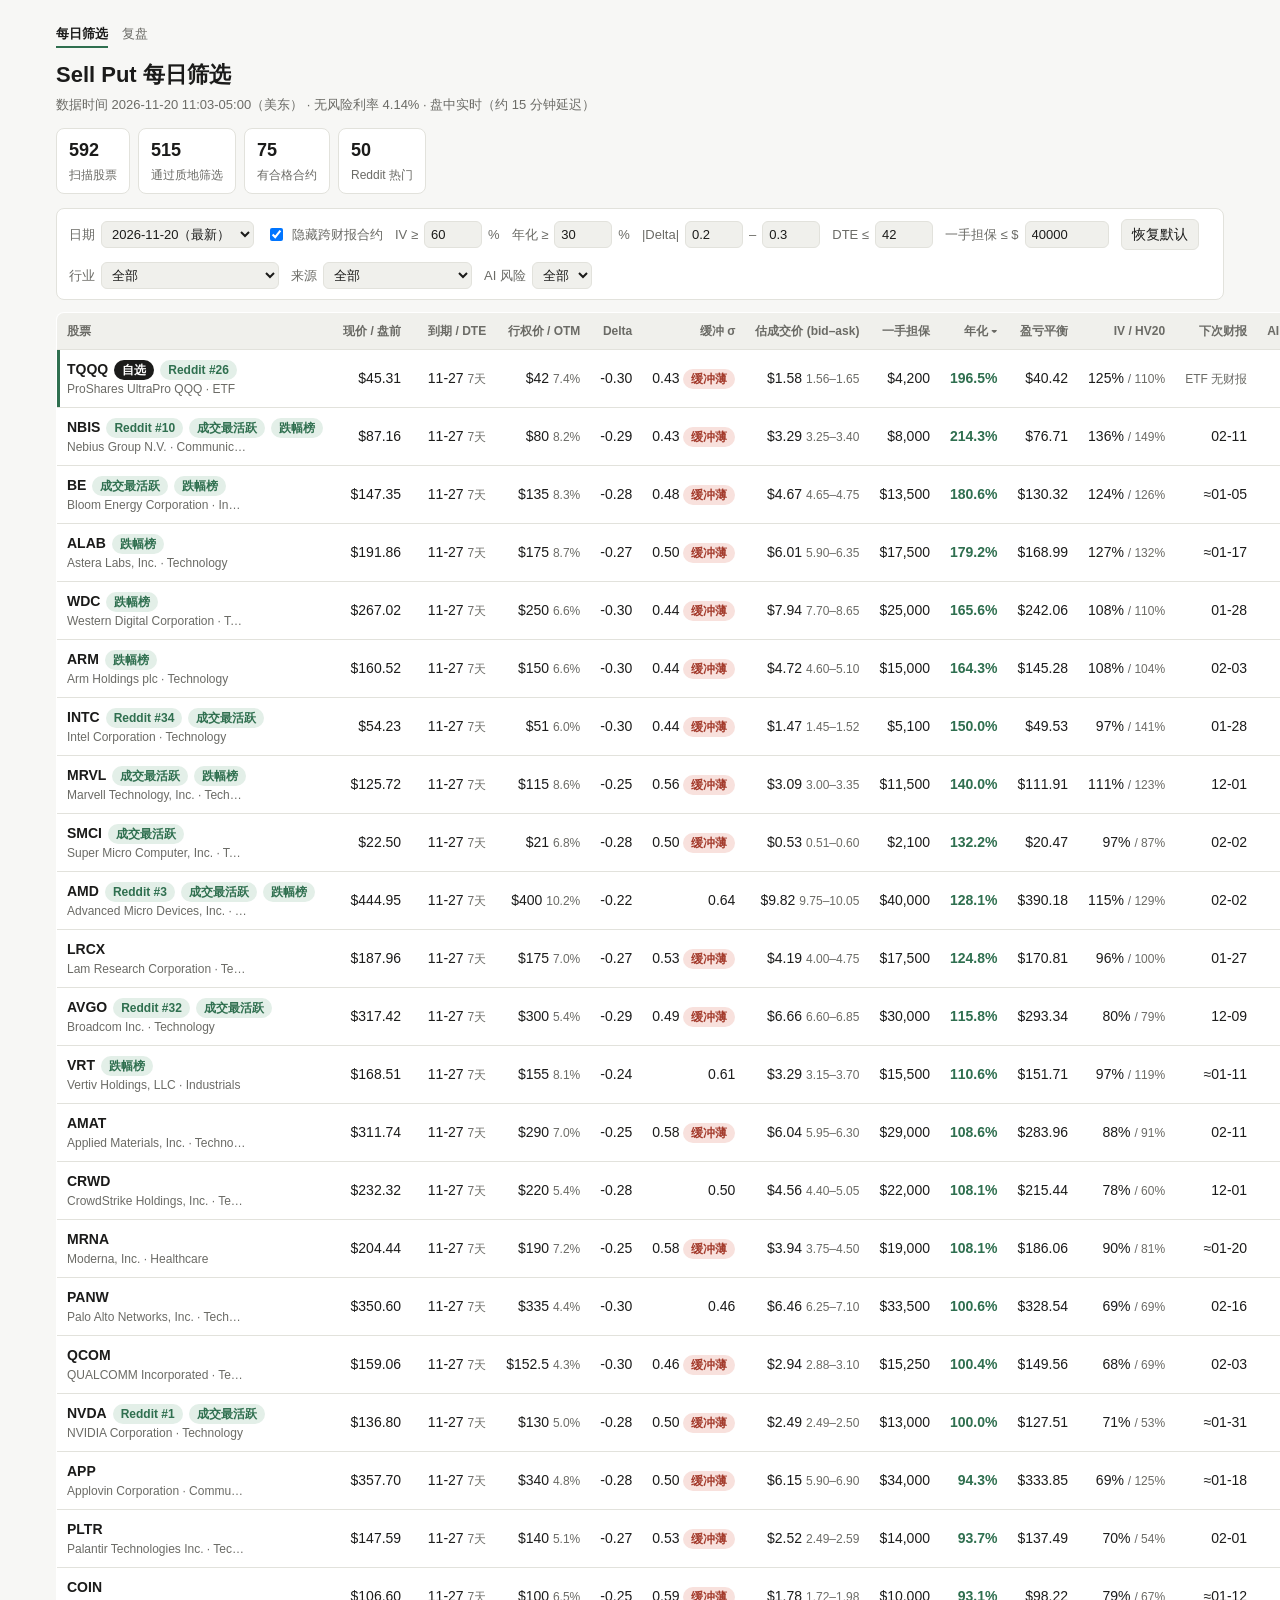
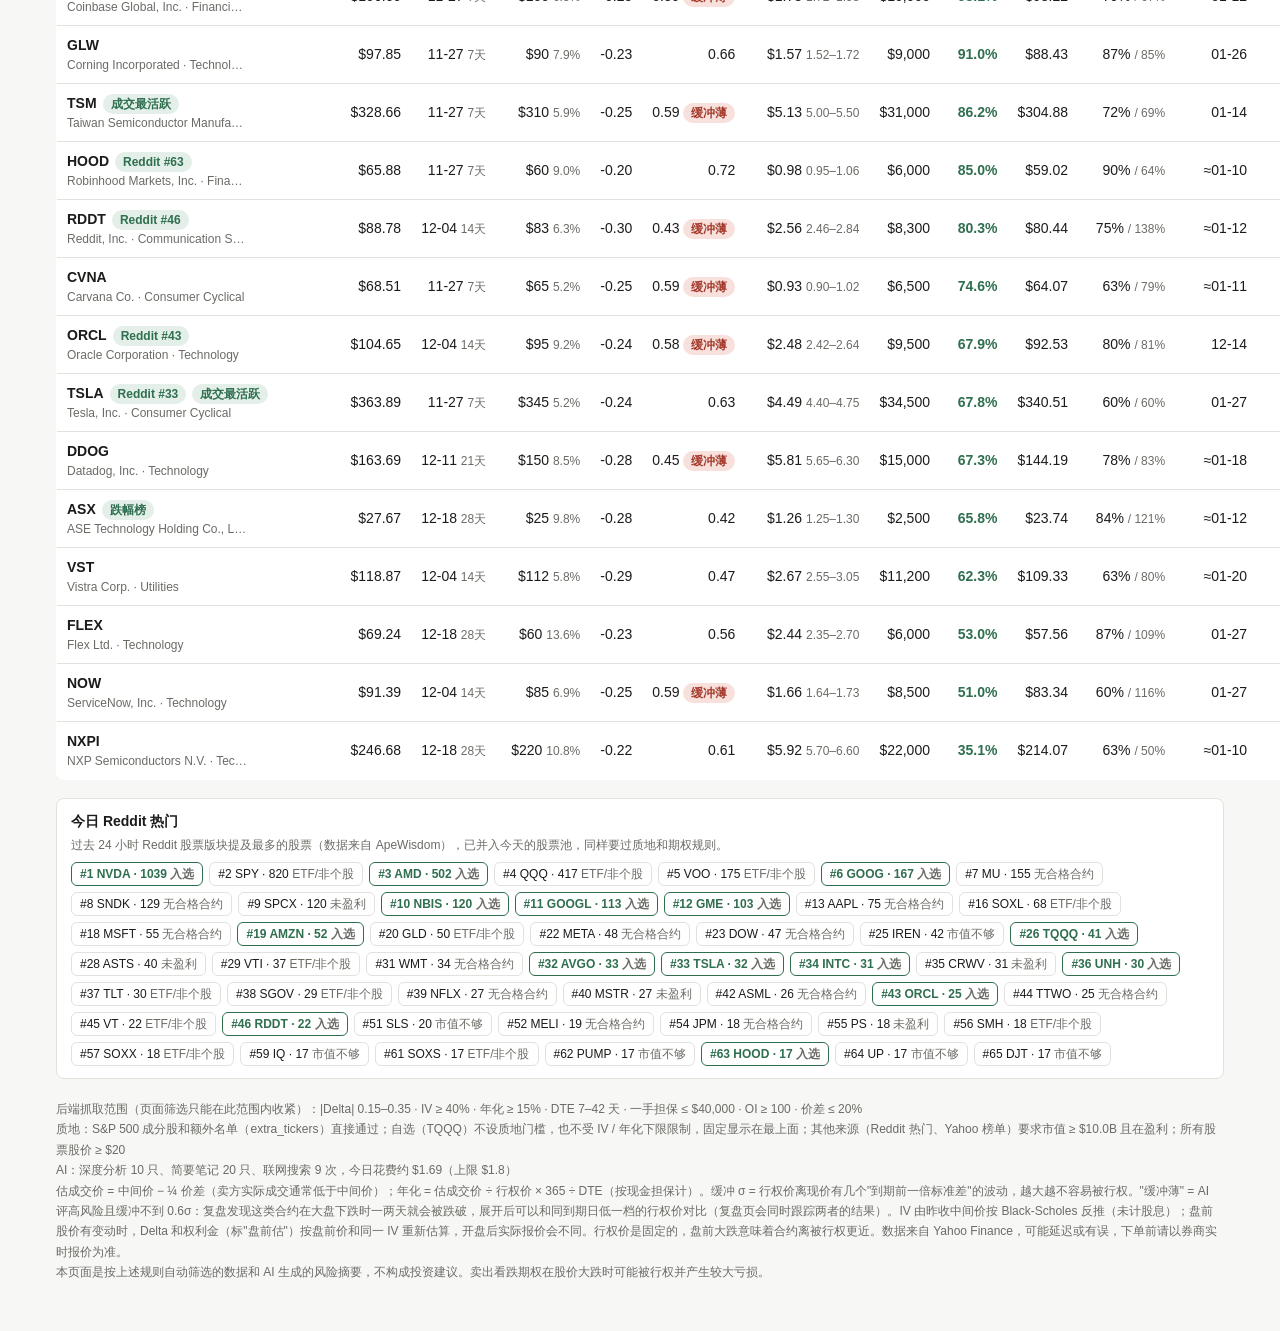
<file: site/index.html>
<!doctype html>
<html lang="zh-CN">
<head>
<meta charset="utf-8">
<meta name="viewport" content="width=device-width, initial-scale=1">
<title>Sell Put 每日筛选</title>
<link rel="stylesheet" href="style.css">
</head>
<body>
<main>
  <nav class="nav"><a href="./" class="on">每日筛选</a><a href="review.html">复盘</a></nav>
  <h1>Sell Put 每日筛选</h1>
  <div class="sub" id="sub">加载中…</div>
  <div class="stats" id="stats"></div>
  <div class="controls">
    <label>日期 <select id="date"></select></label>
    <label><input type="checkbox" id="hideEarn" checked> 隐藏跨财报合约</label>
    <label>IV ≥ <input type="number" id="minIv" class="num" step="5" min="0">%</label>
    <label>年化 ≥ <input type="number" id="minAnn" class="num" step="5" min="0">%</label>
    <label>|Delta| <input type="number" id="dMin" class="num" step="0.01" min="0" max="1">–<input type="number" id="dMax" class="num" step="0.01" min="0" max="1"></label>
    <label>DTE ≤ <input type="number" id="maxDte" class="num" step="1" min="0"></label>
    <label>一手担保 ≤ $<input type="number" id="maxCol" class="num wide" step="1000" min="0"></label>
    <button id="reset" type="button">恢复默认</button>
    <label>行业 <select id="sector"><option value="">全部</option></select></label>
    <label>来源 <select id="source"><option value="">全部</option><option value="reddit">Reddit 热门</option><option value="screens">Yahoo 榜单</option><option value="core">S&amp;P 500 / 额外名单</option></select></label>
    <label>AI 风险 <select id="risk"><option value="">全部</option><option>低</option><option>中</option><option>高</option></select></label>
  </div>
  <div id="notice"></div>
  <table class="cards">
    <thead><tr id="head"></tr></thead>
    <tbody id="body"></tbody>
  </table>
  <section id="reddit"></section>
  <footer id="foot"></footer>
</main>
<script>
const COLS = [
  { key: "ticker", label: "股票" },
  { key: "price", label: "现价 / 盘前" },
  { key: "expiry", label: "到期 / DTE" },
  { key: "strike", label: "行权价 / OTM" },
  { key: "delta", label: "Delta" },
  { key: "buffer", label: "缓冲 σ" },
  { key: "mid", label: "估成交价 (bid–ask)" },
  { key: "collateral", label: "一手担保" },
  { key: "annualized", label: "年化" },
  { key: "breakeven", label: "盈亏平衡" },
  { key: "iv", label: "IV / HV20" },
  { key: "earnings", label: "下次财报" },
  { key: "risk", label: "AI 质地 / 风险" },
];
const RISK_ORDER = { "低": 0, "中": 1, "高": 2 };
let report = null, sortKey = "annualized", open = new Set();

const $ = (id) => document.getElementById(id);
const pct = (x, d = 1) => x == null ? "–" : (x * 100).toFixed(d) + "%";
const usd = (x, d = 2) => x == null ? "–" : "$" + Number(x).toFixed(d);
const thinSd = () => report.params.page?.thin_buffer_sd ?? 0.6;
// same-expiry next lower strike: the safer contract to weigh the pick against
const lowerAlt = (c, k) => c.contracts.filter((o) => o.expiry === k.expiry && o.strike < k.strike).sort((a, b) => b.strike - a.strike)[0];
const isThin = (c, k) => c.ai?.risk_level === "高" && k.buffer_sd != null && k.buffer_sd < thinSd();
const big = (x) => x == null ? "–" : Math.abs(x) >= 1e12 ? "$" + (x / 1e12).toFixed(2) + "T" : "$" + (x / 1e9).toFixed(1) + "B";
const esc = (s) => String(s ?? "").replace(/[&<>"']/g, (c) => ({ "&": "&amp;", "<": "&lt;", ">": "&gt;", '"': "&quot;", "'": "&#39;" }[c]));

async function load(date) {
  const url = date ? `data/history/${date}.json` : "data/latest.json";
  report = await (await fetch(url, { cache: "no-store" })).json();
  open.clear();
  const sectors = [...new Set(report.candidates.map((c) => c.sector).filter(Boolean))].sort();
  $("sector").innerHTML = '<option value="">全部</option>' + sectors.map((s) => `<option>${esc(s)}</option>`).join("");
  render();
}

const FILTER_IDS = ["minIv", "minAnn", "dMin", "dMax", "maxDte", "maxCol"];
const STORE_KEY = "sellputer.filters";

function pageDefaults() {
  const p = report.params.page || {}, o = report.params.options;
  return {
    minIv: Math.round((p.min_iv ?? o.min_iv ?? 0) * 100), minAnn: Math.round((p.min_annualized ?? o.min_annualized) * 100),
    dMin: p.delta_min ?? o.delta_min, dMax: p.delta_max ?? o.delta_max, maxDte: p.max_dte ?? o.max_dte,
    maxCol: p.max_collateral ?? o.max_collateral ?? 1e9, hideEarn: p.hide_earnings ?? true,
  };
}

function readFilters() {
  const f = Object.fromEntries(FILTER_IDS.map((id) => [id, $(id).value === "" ? NaN : +$(id).value]));
  const d = pageDefaults();
  for (const id of FILTER_IDS) if (Number.isNaN(f[id])) f[id] = d[id];
  f.hideEarn = $("hideEarn").checked;
  return f;
}

function setFilters(f) {
  for (const id of FILTER_IDS) $(id).value = f[id];
  $("hideEarn").checked = f.hideEarn;
}

function saveFilters() {
  try { localStorage.setItem(STORE_KEY, JSON.stringify(readFilters())); } catch {}
}

function savedFilters() {
  try { return JSON.parse(localStorage.getItem(STORE_KEY)); } catch { return null; }
}

function visibleRows() {
  const f = readFilters(), sector = $("sector").value, risk = $("risk").value, source = $("source").value;
  const rows = [], pins = [], watch = new Set(report.params.watchlist || []);
  for (const c of report.candidates) {
    const pinned = watch.has(c.ticker);
    // the watchlist ignores the IV and yield floors: it is always shown, pinned on top
    const contracts = c.contracts
      .filter((k) => (pinned || (k.annualized >= f.minAnn / 100 && k.iv >= f.minIv / 100)) && -k.delta >= f.dMin && -k.delta <= f.dMax &&
        k.dte <= f.maxDte && k.collateral <= f.maxCol && !(f.hideEarn && k.crosses_earnings))
      .sort((a, b) => b.annualized - a.annualized);
    if (!contracts.length) continue;
    if (pinned) { pins.push({ c, k: contracts[0], others: contracts.slice(1), pinned: true }); continue; }
    if (sector && c.sector !== sector) continue;
    if (risk && c.ai?.risk_level !== risk) continue;
    if (source === "reddit" && !c.reddit) continue;
    if (source === "screens" && !c.screens?.length) continue;
    if (source === "core" && !c.core) continue;
    rows.push({ c, k: contracts[0], others: contracts.slice(1) });
  }
  const val = ({ c, k }) => ({
    ticker: c.ticker, price: c.gap, expiry: k.dte, strike: k.otm_pct, delta: k.delta, buffer: k.buffer_sd ?? -1, mid: k.premium, collateral: -k.collateral,
    annualized: k.annualized, breakeven: 1 - k.breakeven / c.price, iv: k.iv / c.hv20,
    earnings: c.next_earnings || "9999", risk: RISK_ORDER[c.ai?.risk_level] ?? 9,
  }[sortKey]);
  const asc = ["ticker", "expiry", "earnings", "risk", "delta"].includes(sortKey) ? 1 : -1;
  rows.sort((a, b) => (val(a) > val(b) ? asc : val(a) < val(b) ? -asc : 0));
  return [...pins, ...rows];
}

function render() {
  const r = report;
  $("sub").textContent = `数据时间 ${r.generated_at.replace("T", " ")}（美东） · 无风险利率 ${pct(r.risk_free_rate, 2)}` +
    (r.market_open ? " · 盘中实时（约 15 分钟延迟）" : " · 期权报价为上一收盘价（盘前期权不交易），Delta、OTM、权利金已按最新盘前价重新估算");
  $("stats").innerHTML = [
    [r.stats.universe, "扫描股票"], [r.stats.quality_passed, "通过质地筛选"], [r.stats.candidates, "有合格合约"],
    ...(r.stats.reddit_trending ? [[r.stats.reddit_trending, "Reddit 热门"]] : []),
  ].map(([v, l]) => `<div class="stat"><b>${v}</b><span>${l}</span></div>`).join("");
  const notes = [];
  if (!r.ai.enabled) notes.push("AI 风险笔记未启用（未配置 ANTHROPIC_API_KEY）。");
  if (r.ai.error) notes.push("AI 风险笔记今天生成失败：" + esc(r.ai.error));
  const sp = r.ai.spend;
  const shownPins = new Set(visibleRows().filter((x) => x.pinned).map((x) => x.c.ticker));
  const missing = (r.params.watchlist || []).filter((t) => !shownPins.has(t));
  if (missing.length) notes.push(`自选 ${missing.map(esc).join("、")} 在当前 Delta / 到期 / 担保金条件下没有合约${r.candidates.some((c) => missing.includes(c.ticker)) ? "，放宽这几项就能看到" : "（今天没扫到它的期权数据）"}。`);
  $("notice").innerHTML = notes.map((n) => `<div class="notice">${n}</div>`).join("");

  $("head").innerHTML = COLS.map((c) => `<th data-k="${c.key}" class="${c.key === sortKey ? "sorted" : ""}">${c.label}</th>`).join("");
  const rows = visibleRows();
  if (!rows.length) {
    $("body").innerHTML = `<tr><td colspan="${COLS.length}" class="empty">当前条件下没有合约</td></tr>`;
  } else {
    $("body").innerHTML = rows.map(rowHtml).join("");
  }
  $("reddit").innerHTML = redditHtml(r.reddit || []);
  const o = r.params.options, q = r.params.quality;
  $("foot").innerHTML = `
    后端抓取范围（页面筛选只能在此范围内收紧）：|Delta| ${o.delta_min}–${o.delta_max} · IV ≥ ${pct(o.min_iv ?? 0, 0)} · 年化 ≥ ${pct(o.min_annualized, 0)} · DTE ${o.min_dte}–${o.max_dte} 天 · 一手担保 ≤ $${(o.max_collateral ?? 0).toLocaleString()} · OI ≥ ${o.min_open_interest} · 价差 ≤ ${pct(o.max_spread_pct, 0)}<br>
    质地：S&amp;P 500 成分股和额外名单（extra_tickers）直接通过；自选（${(r.params.watchlist || []).map(esc).join("、") || "无"}）不设质地门槛，也不受 IV / 年化下限限制，固定显示在最上面；其他来源（Reddit 热门、Yahoo 榜单）要求市值 ≥ ${big(q.min_market_cap)}${q.require_profitable ? " 且在盈利" : ""}；所有股票股价 ≥ $${q.min_price}<br>
    ${sp ? `AI：深度分析 ${sp.deep} 只、简要笔记 ${sp.light} 只、联网搜索 ${sp.searches} 次，今日花费约 $${sp.usd.toFixed(2)}（上限 $${sp.budget_usd}）<br>` : ""}
    估成交价 = 中间价 − ¼ 价差（卖方实际成交通常低于中间价）；年化 = 估成交价 ÷ 行权价 × 365 ÷ DTE（按现金担保计）。缓冲 σ = 行权价离现价有几个"到期前一倍标准差"的波动，越大越不容易被行权。"缓冲薄" = AI 评高风险且缓冲不到 0.6σ：复盘发现这类合约在大盘下跌时一两天就会被跌破，展开后可以和同到期日低一档的行权价对比（复盘页会同时跟踪两者的结果）。IV 由昨收中间价按 Black-Scholes 反推（未计股息）；盘前股价有变动时，Delta 和权利金（标"盘前估"）按盘前价和同一 IV 重新估算，开盘后实际报价会不同。行权价是固定的，盘前大跌意味着合约离被行权更近。数据来自 Yahoo Finance，可能延迟或有误，下单前请以券商实时报价为准。<br>
    本页面是按上述规则自动筛选的数据和 AI 生成的风险摘要，不构成投资建议。卖出看跌期权在股价大跌时可能被行权并产生较大亏损。`;
}

function priceCell(c) {
  const g = c.gap ?? 0, warn = report.params.options.gap_warn ?? 0.03;
  if (Math.abs(g) < 0.0005) return usd(c.price_now ?? c.price);
  const cls = g <= -warn ? "tag gap-down" : g >= warn ? "tag gap-up" : "small";
  return `${usd(c.price_now)} <span class="${cls}">${g > 0 ? "+" : ""}${pct(g)}</span>`;
}

function earnCell(c, k) {
  const d = (c.earnings_estimated ? "≈" : "") + c.next_earnings.slice(5);
  const tip = c.earnings_estimated ? ' title="公司还没公布下次财报日，按上次财报日 + 75 天保守估算"' : "";
  return k.crosses_earnings ? `<span class="tag earn"${tip}>${d} 跨期</span>` : `<span${tip}>${d}</span>`;
}

const SCREEN_LABEL = { most_actives: "成交最活跃", day_losers: "跌幅榜", day_gainers: "涨幅榜" };

const WHY = {
  candidate: "入选", no_contract: "无合格合约", chain_failed: "数据失败", data_failed: "数据失败", not_equity: "ETF/非个股",
  market_cap: "市值不够", roe: "ROE 低", profit_margin: "净利率低", fcf: "现金流为负", debt: "负债高",
  price: "股价低", sma200: "在200日线下", drawdown: "回撤大", unprofitable: "未盈利",
};

function redditHtml(list) {
  if (!list.length) return "";
  return `<h3>今日 Reddit 热门</h3>
    <div class="small">过去 24 小时 Reddit 股票版块提及最多的股票（数据来自 ApeWisdom），已并入今天的股票池，同样要过质地和期权规则。</div>
    <div class="chips">${list.map((x) => `<span class="chip${x.status === "candidate" ? " in" : ""}">#${x.rank} ${esc(x.ticker)} · ${x.mentions} <span class="why">${WHY[x.status] || esc(x.status)}</span></span>`).join("")}</div>`;
}

function rowHtml({ c, k, others, pinned }) {
  const ai = c.ai;
  const cells = [
    `<span class="tk">${esc(c.ticker)}</span>${pinned ? '<span class="tag pin">自选</span>' : ""}${c.reddit ? `<span class="tag rd">Reddit #${c.reddit.rank}</span>` : ""}${(c.screens || []).map((x) => `<span class="tag rd">${SCREEN_LABEL[x] || esc(x)}</span>`).join("")}<span class="nm">${esc(c.name)} · ${esc(c.sector || "")}</span>`,
    priceCell(c),
    `${k.expiry.slice(5)} <span class="small">${k.dte}天</span>`,
    `${usd(k.strike, k.strike % 1 ? 1 : 0)} <span class="small">${pct(k.otm_pct)}</span>`,
    k.delta.toFixed(2),
    k.buffer_sd == null ? "–" : k.buffer_sd.toFixed(2) + (isThin(c, k) ? ` <span class="tag r-高" title="${esc(thinNote(c, k))}">缓冲薄</span>` : ""),
    `${(k.repriced ?? k.premium !== k.mid) ? '<span class="small">盘前估</span> ' : ""}${usd(k.premium)} <span class="small">${k.bid.toFixed(2)}–${k.ask.toFixed(2)}</span>`,
    "$" + k.collateral.toLocaleString(),
    `<span class="ann">${pct(k.annualized)}</span>`,
    usd(k.breakeven),
    `${pct(k.iv, 0)} <span class="small">/ ${pct(c.hv20, 0)}</span>`,
    c.next_earnings ? earnCell(c, k) : c.not_equity ? '<span class="small">ETF 无财报</span>' : k.earnings_unknown ? '<span class="tag earn" title="Yahoo 没有给出下次财报日期，可能在到期前，请自行核对">未知</span>' : "–",
    ai ? `<span class="tag g-${ai.quality_grade}">${ai.quality_grade}</span> <span class="tag r-${ai.risk_level}">${ai.risk_level}</span>` : '<span class="small">–</span>',
  ];
  const tr = `<tr class="row" data-t="${esc(c.ticker)}">${cells.map((v, i) => `<td data-label="${COLS[i].label}"><span>${v}</span></td>`).join("")}</tr>`;
  return open.has(c.ticker) ? tr + detailHtml(c, [k, ...others]) : tr;
}

function thinNote(c, k) {
  const alt = lowerAlt(c, k);
  return `AI 评高风险，行权价离现价只有 ${k.buffer_sd.toFixed(2)}σ（不到 ${thinSd()}σ）。` +
    (alt ? `同到期低一档 ${usd(alt.strike, alt.strike % 1 ? 1 : 0)}：缓冲 ${alt.buffer_sd?.toFixed(2) ?? "–"}σ，年化 ${pct(alt.annualized, 0)}。` : "同到期日没有更低的行权价。");
}

function altHtml(c, k) {
  const alt = lowerAlt(c, k), thin = isThin(c, k);
  if (!alt) return thin ? `<p class="small"><span class="tag r-高">缓冲薄</span> 同到期日没有更低的行权价可比。</p>` : "";
  const line = (label, o) => `<tr><td>${label}</td><td>${usd(o.strike, o.strike % 1 ? 1 : 0)}</td><td>${o.buffer_sd?.toFixed(2) ?? "–"}</td><td>${usd(o.premium)}</td><td>${pct(o.annualized)}</td><td>${usd(o.breakeven)}</td><td>${o.delta.toFixed(2)}</td></tr>`;
  const less = (k.premium - alt.premium) * 100, more = (alt.buffer_sd ?? 0) - (k.buffer_sd ?? 0);
  return `<h4>和同到期低一档比 ${thin ? '<span class="tag r-高">缓冲薄</span>' : ""}</h4>
    <div class="scroll"><table class="mini"><thead><tr><th></th><th>行权价</th><th>缓冲 σ</th><th>估成交价</th><th>年化</th><th>盈亏平衡</th><th>Delta</th></tr></thead><tbody>
    ${line("当前", k)}${line("低一档", alt)}</tbody></table></div>
    <p class="small">低一档每手少收约 $${less.toFixed(0)} 权利金，行权价离现价多 ${more.toFixed(2)}σ${alt.crosses_earnings && !k.crosses_earnings ? "，但跨财报" : ""}。</p>`;
}

function detailHtml(c, contracts) {
  const ai = c.ai;
  const pick = contracts[0], alt = lowerAlt(c, pick);
  const mark = (k) => k === pick ? ' <span class="tag rd">当前</span>' : alt && k.contract === alt.contract ? ' <span class="tag rd">低一档</span>' : "";
  const chips = [
    ["市值", big(c.market_cap)], ["ROE", pct(c.roe)], ["净利率", pct(c.profit_margin)], ["自由现金流", big(c.fcf)],
    ["负债/权益", c.debt_to_equity == null ? "–" : c.debt_to_equity.toFixed(0) + "%"], ["前瞻PE", c.forward_pe == null ? "–" : c.forward_pe.toFixed(1)],
    ...(c.reddit ? [["Reddit 24h 提及", `${c.reddit.mentions}（前一天 ${c.reddit.mentions_24h_ago ?? "–"}）`]] : []),
    ["52周回撤", pct(c.drawdown_52w)], ["200日线", c.above_sma200 ? "上方" : "下方"], ["HV1年", pct(c.hv252, 0)],
  ].map(([l, v]) => `<span class="chip">${l} ${v}</span>`).join("");
  const aiHtml = ai ? `
      <h4>AI 小结 ${ai.deep ? '<span class="tag rd">深度分析</span>' : '<span class="small">简要</span>'}</h4>
      <p>${esc(ai.summary)}</p>
      <h4>质地 <span class="tag g-${ai.quality_grade}">${ai.quality_grade}</span></h4>
      <p>${esc(ai.quality_view)}</p>
      <h4>到期前风险 <span class="tag r-${ai.risk_level}">${ai.risk_level}</span></h4>
      <ul>${ai.risks.map((x) => `<li>${esc(x)}</li>`).join("")}</ul>
      ${ai.option_view ? `<h4>期权视角</h4><p>${esc(ai.option_view)}</p>` : ""}
      ${ai.assignment_view ? `<h4>如果被行权</h4><p>${esc(ai.assignment_view)}</p>` : ""}
      ${ai.catalysts?.length ? `<h4>催化剂 / 日程</h4><ul>${ai.catalysts.map((x) => `<li>${esc(x)}</li>`).join("")}</ul>` : ""}
      <h4>新闻要点</h4><p>${esc(ai.news_digest)}</p>
      ${ai.sentiment ? `<h4>市场情绪</h4><p>${esc(ai.sentiment)}</p>` : ""}
      ${ai.sources?.length ? `<h4>来源</h4><ul class="src">${ai.sources.map((x) => `<li><a href="${esc(x.url)}" target="_blank" rel="noopener noreferrer">${esc(x.title)}</a></li>`).join("")}</ul>` : ""}`
    : `<p class="small">${report.ai.enabled ? `AI 每天最多分析 ${report.ai.top_n} 只（优先符合默认条件的），这只不在其中。` : "AI 风险笔记未启用。"}</p>`;
  const mini = `<div class="scroll"><table class="mini"><thead><tr><th>到期</th><th>行权价</th><th>Delta</th><th>缓冲 σ</th><th>估成交价</th><th>年化</th><th>OI</th></tr></thead><tbody>
    ${contracts.map((k) => `<tr><td>${k.expiry.slice(5)} · ${k.dte}天${k.crosses_earnings ? ' <span class="tag earn">跨财报</span>' : ""}${mark(k)}</td><td>${usd(k.strike, k.strike % 1 ? 1 : 0)}</td><td>${k.delta.toFixed(2)}</td><td>${k.buffer_sd?.toFixed(2) ?? "–"}</td><td>${usd(k.premium)}</td><td>${pct(k.annualized)}</td><td>${k.open_interest}</td></tr>`).join("")}
    </tbody></table></div>`;
  return `<tr class="detail"><td colspan="${COLS.length}"><div class="detail-grid">
    <div>${aiHtml}</div>
    <div>${altHtml(c, pick)}<h4>基本面</h4><div class="chips">${chips}</div><h4>可选合约（当前筛选条件下）</h4>${mini}</div>
  </div></td></tr>`;
}

$("head").addEventListener("click", (e) => { const k = e.target.dataset.k; if (k) { sortKey = k; render(); } });
$("body").addEventListener("click", (e) => {
  const tr = e.target.closest("tr.row"); if (!tr) return;
  const t = tr.dataset.t; open.has(t) ? open.delete(t) : open.add(t); render();
});
["sector", "risk", "source"].forEach((id) => $(id).addEventListener("change", render));
["hideEarn", ...FILTER_IDS].forEach((id) => $(id).addEventListener("input", () => { saveFilters(); render(); }));
$("reset").addEventListener("click", () => { setFilters(pageDefaults()); saveFilters(); render(); });
$("date").addEventListener("change", (e) => load(e.target.value || null));

(async () => {
  try {
    const dates = await (await fetch("data/history/index.json", { cache: "no-store" })).json();
    $("date").innerHTML = dates.map((d, i) => `<option value="${i ? d : ""}">${d}${i ? "" : "（最新）"}</option>`).join("");
  } catch { $("date").innerHTML = '<option value="">最新</option>'; }
  try {
    await load(null);
    setFilters({ ...pageDefaults(), ...(savedFilters() || {}) });
    render();
  } catch (e) { $("sub").textContent = "数据加载失败：" + e; }
})();
</script>
</body>
</html>
</file>
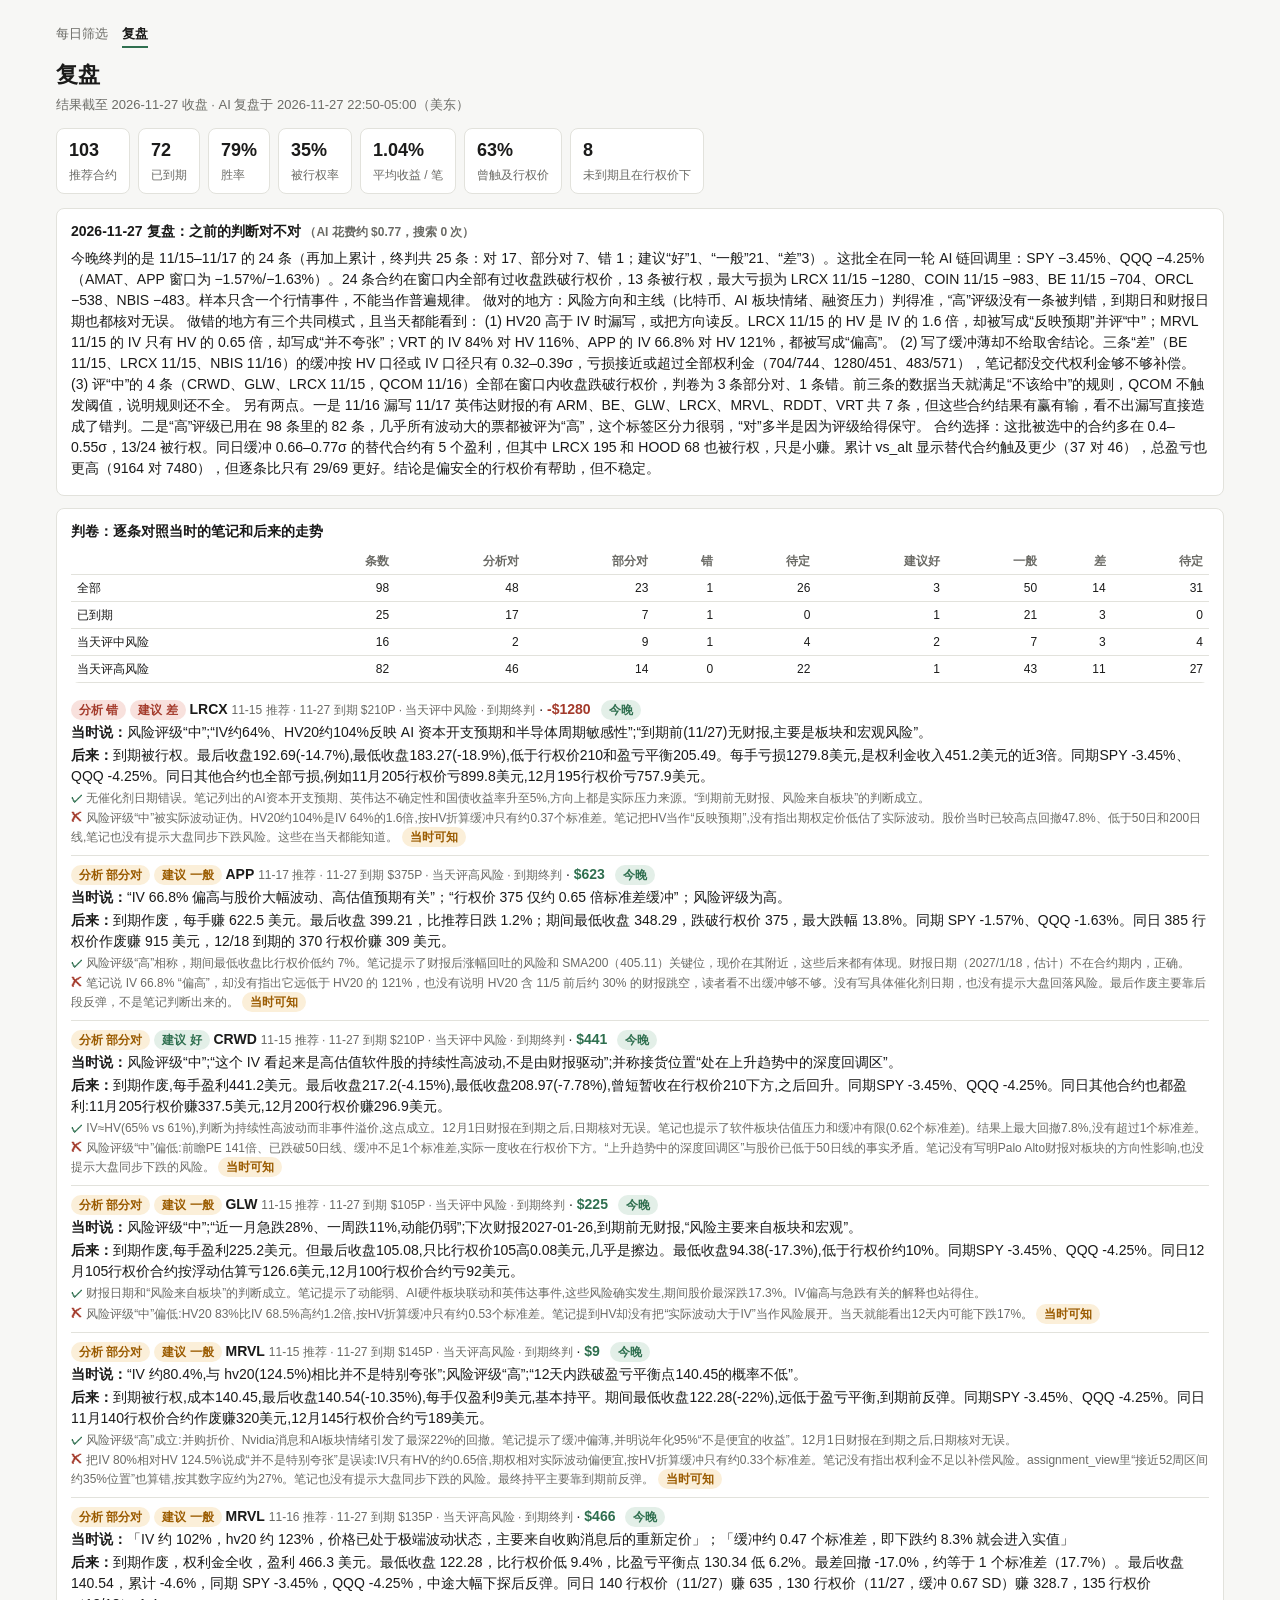
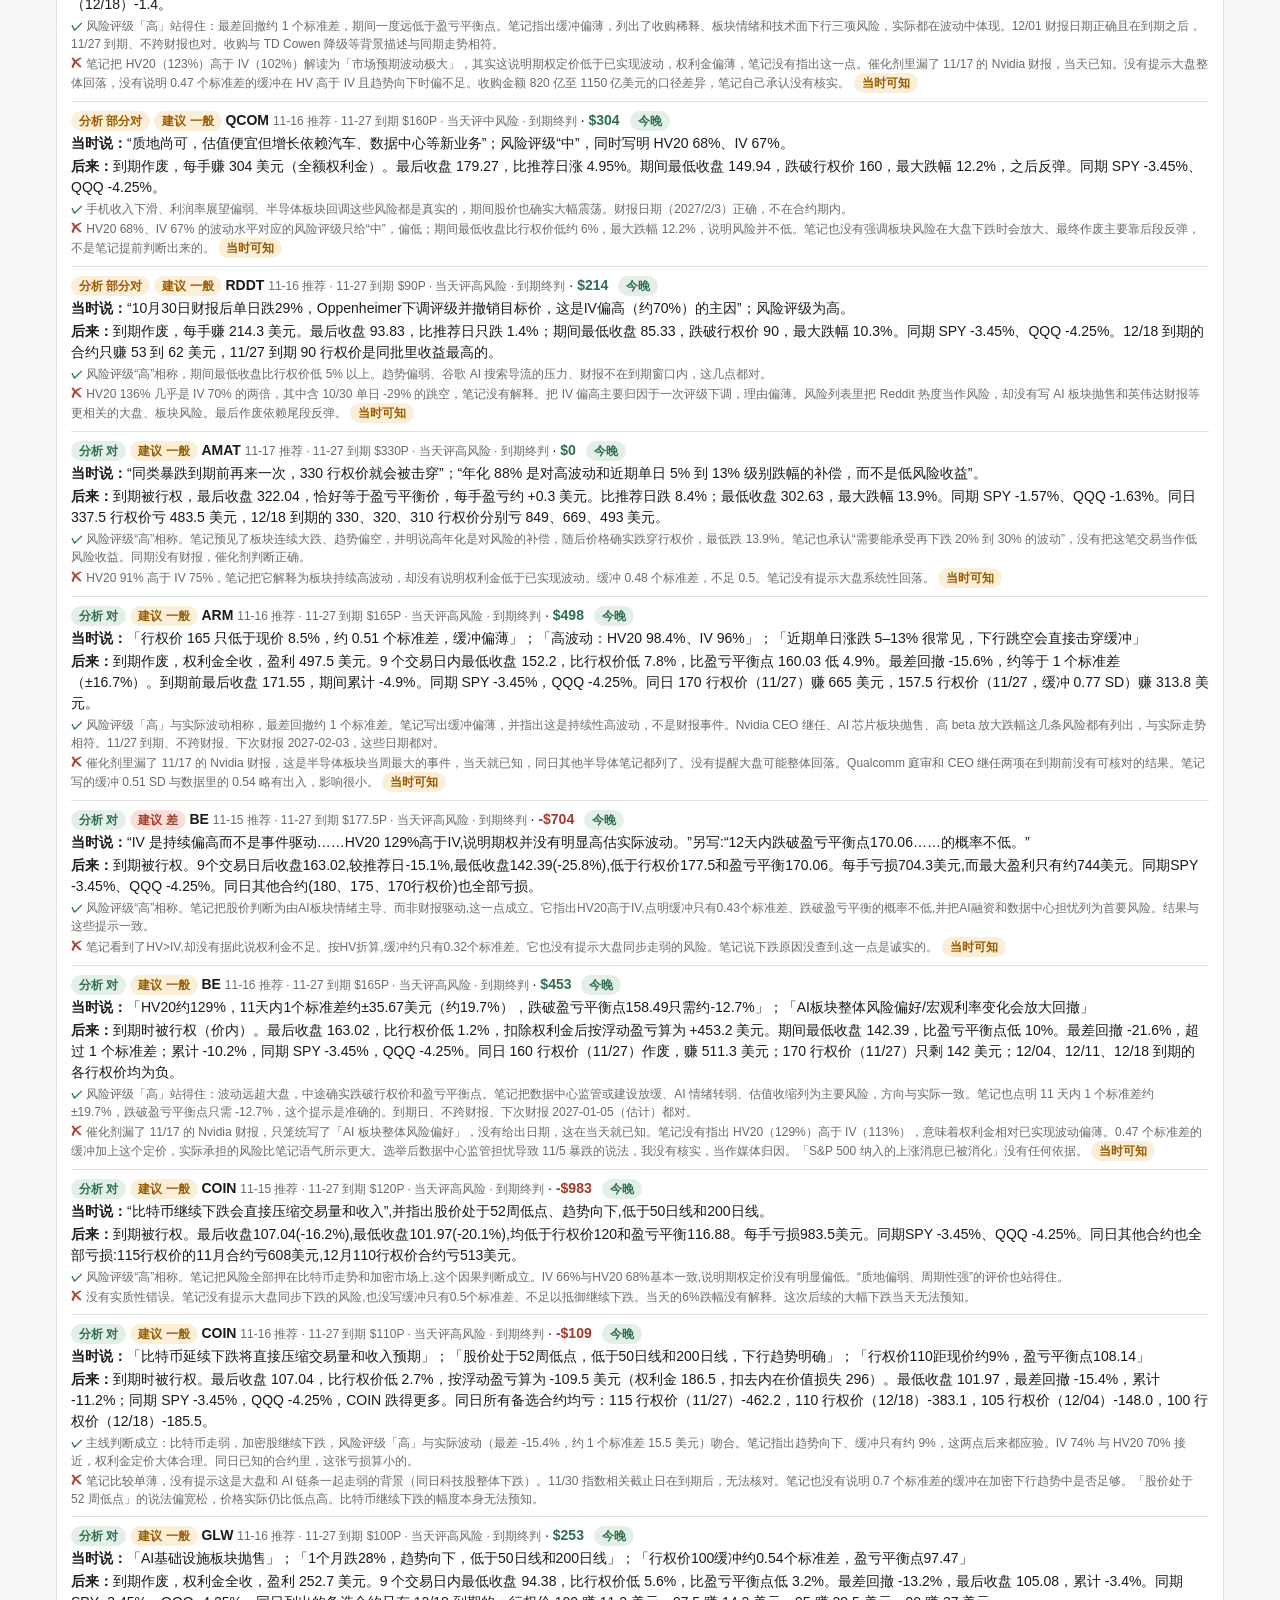
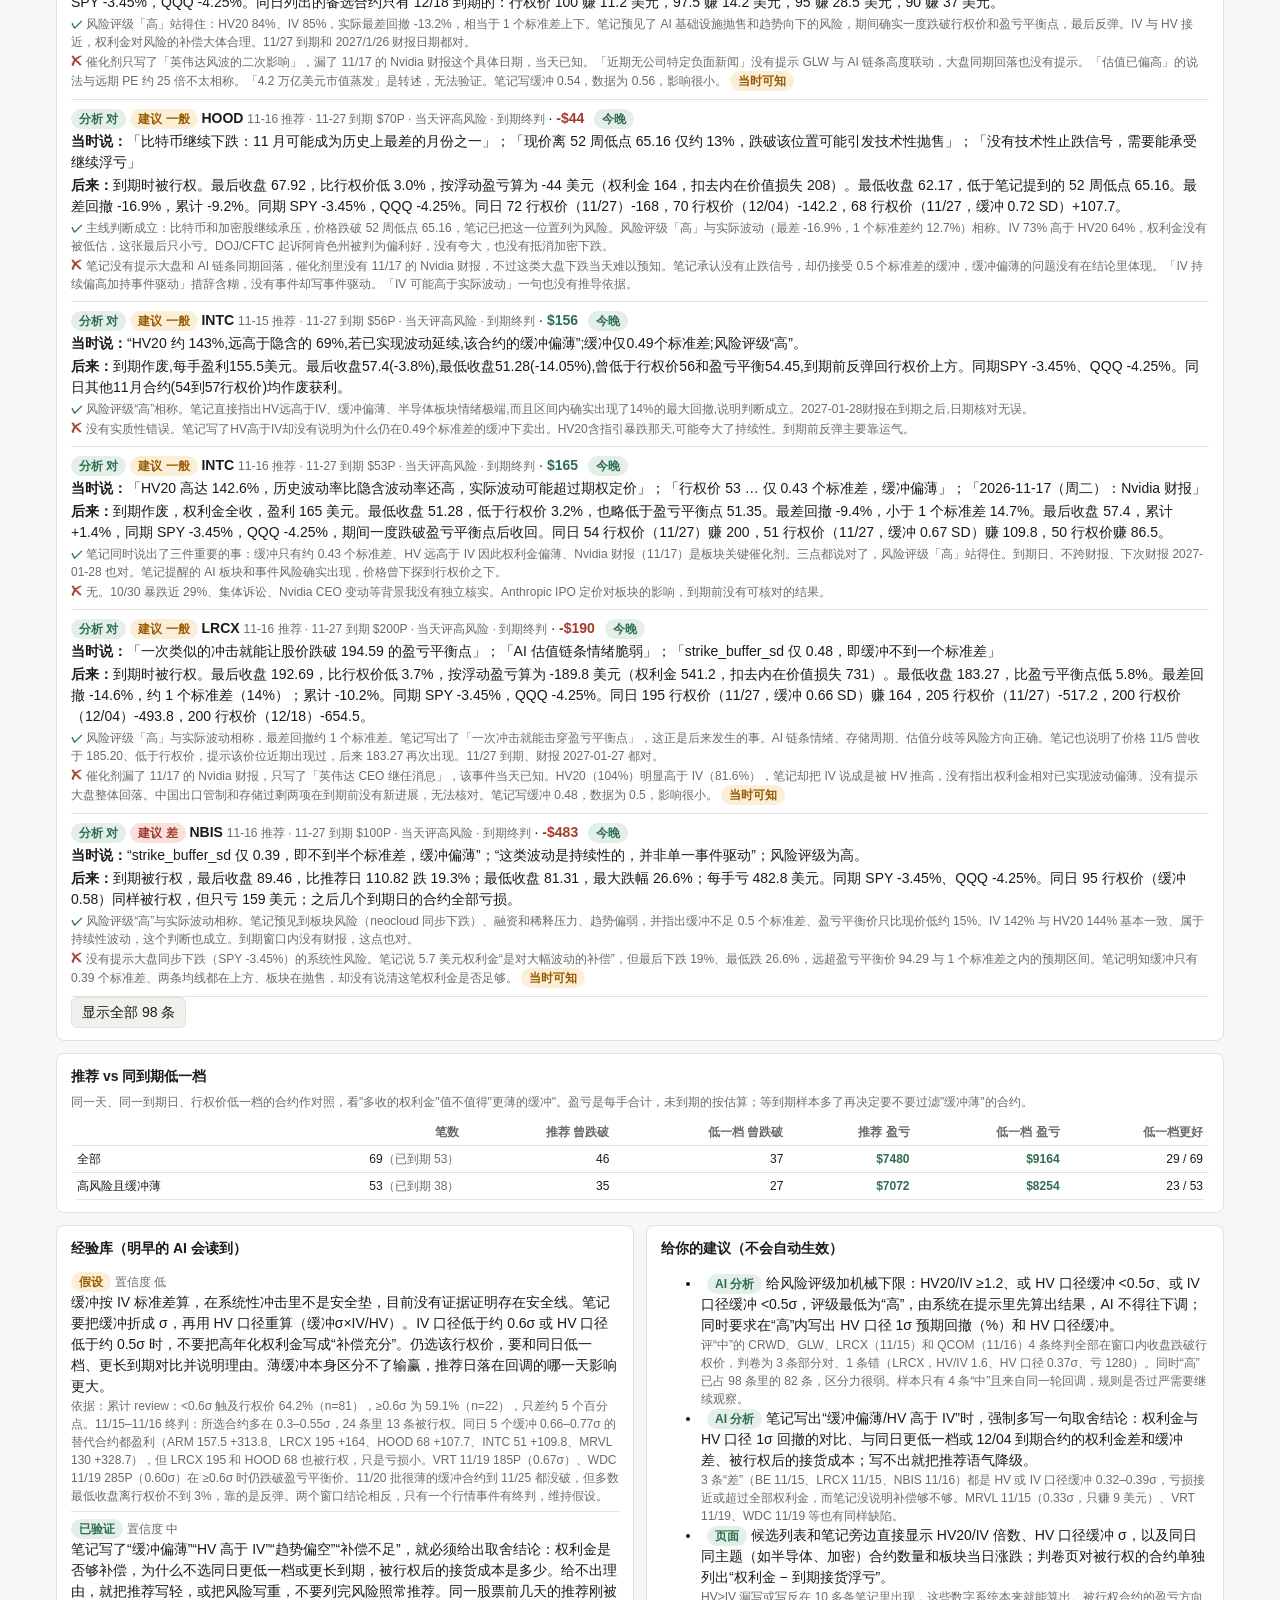
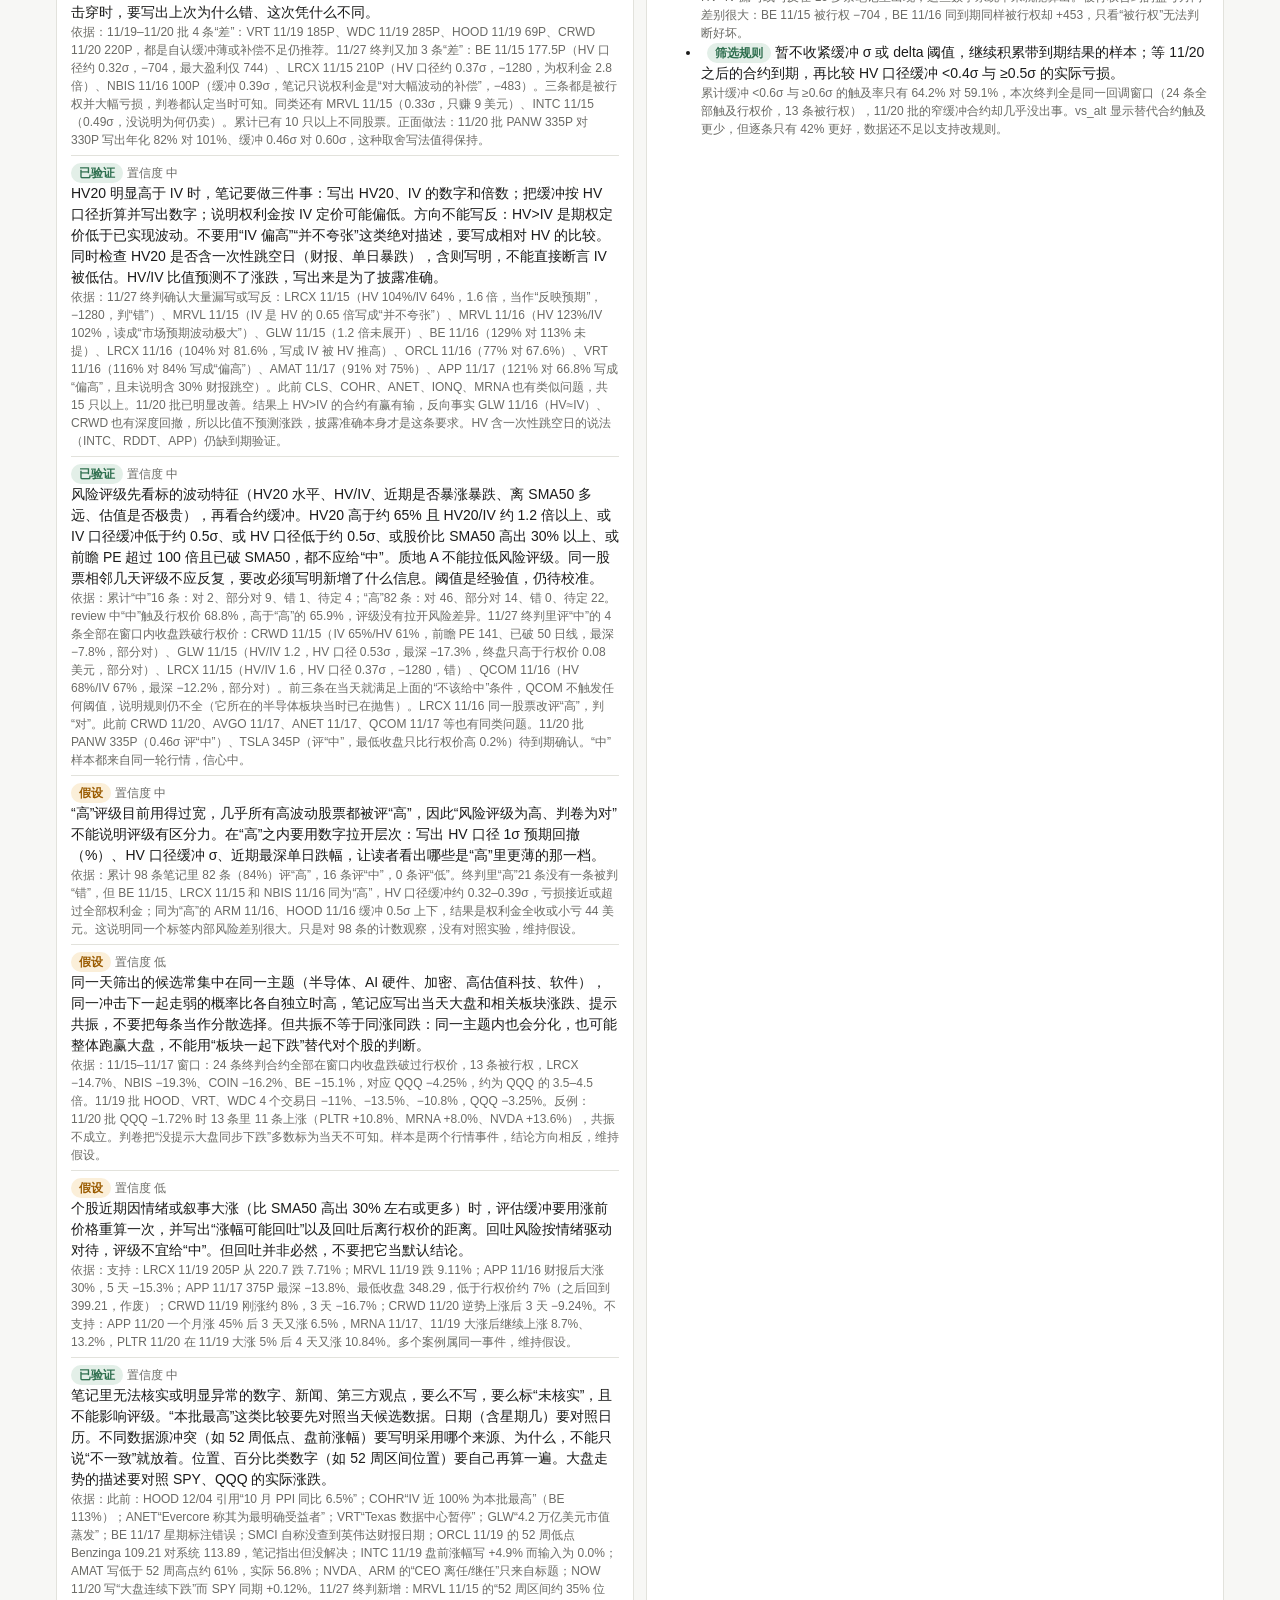
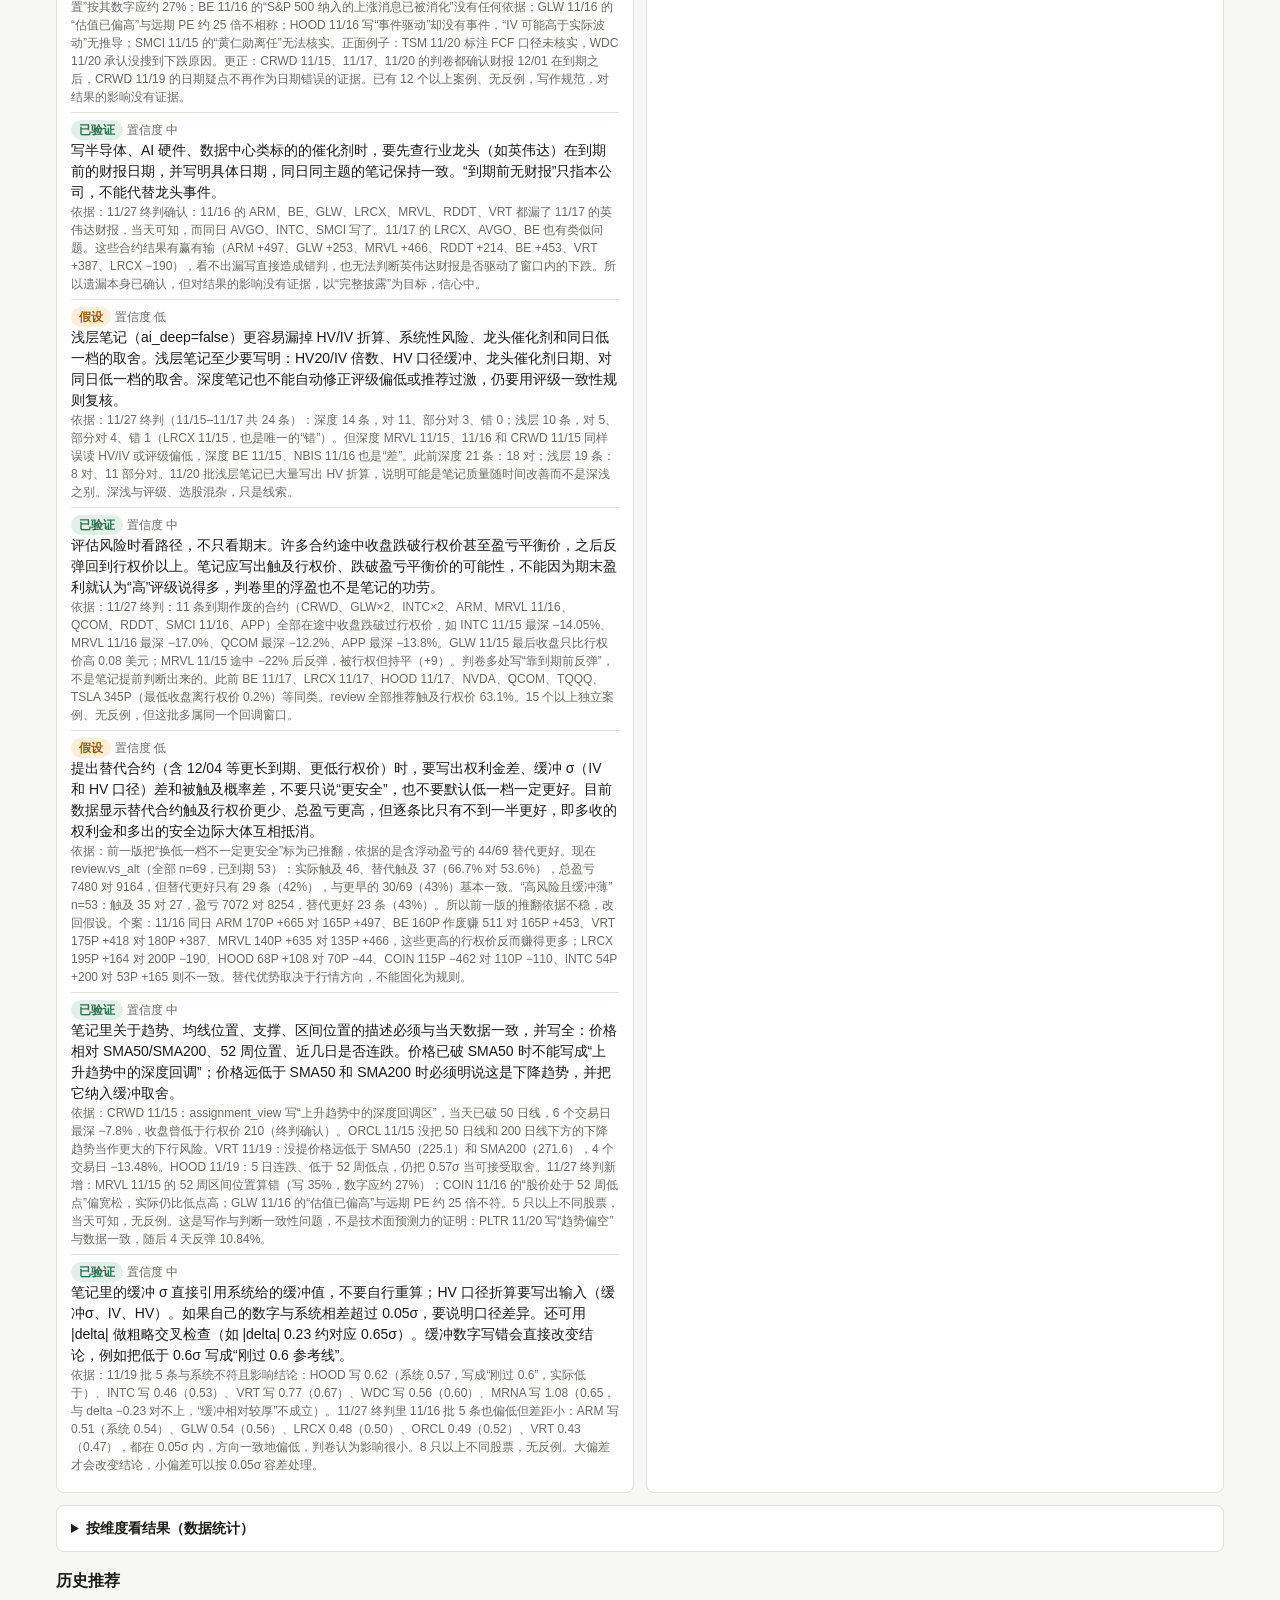
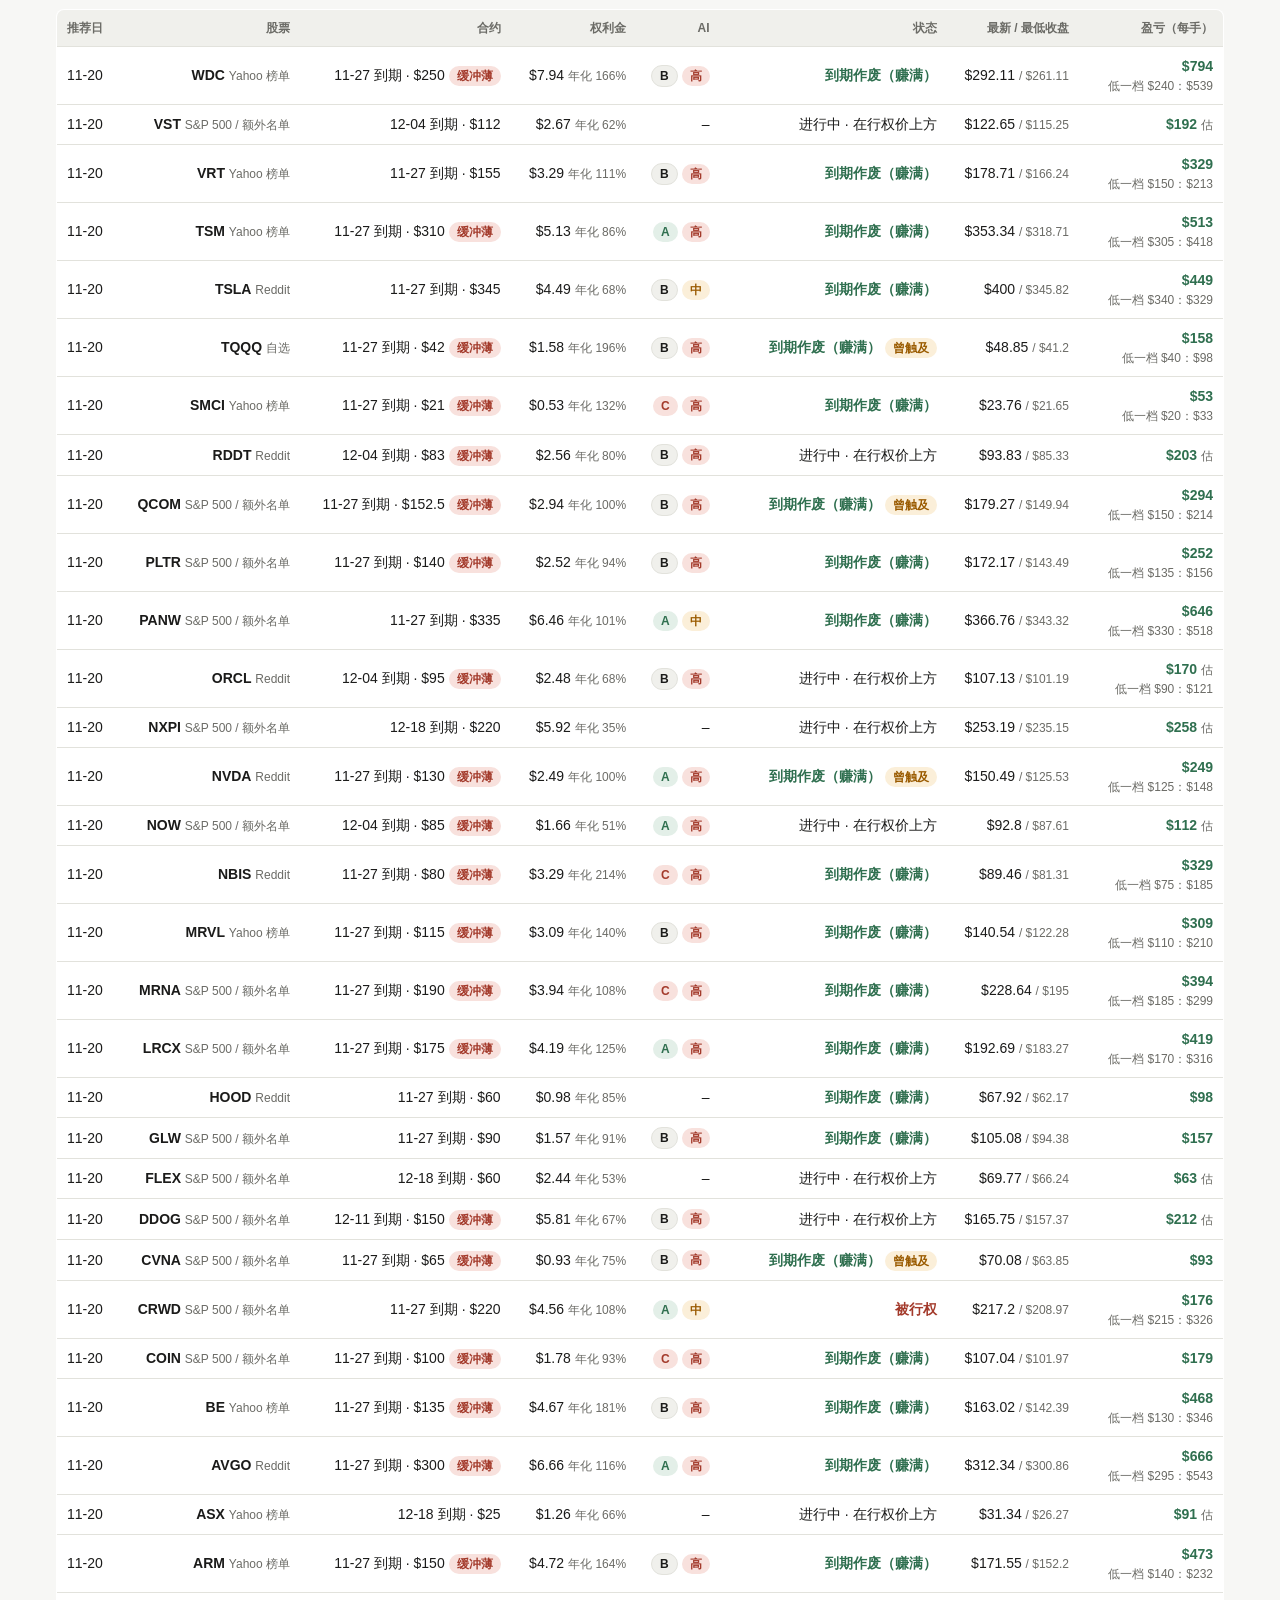
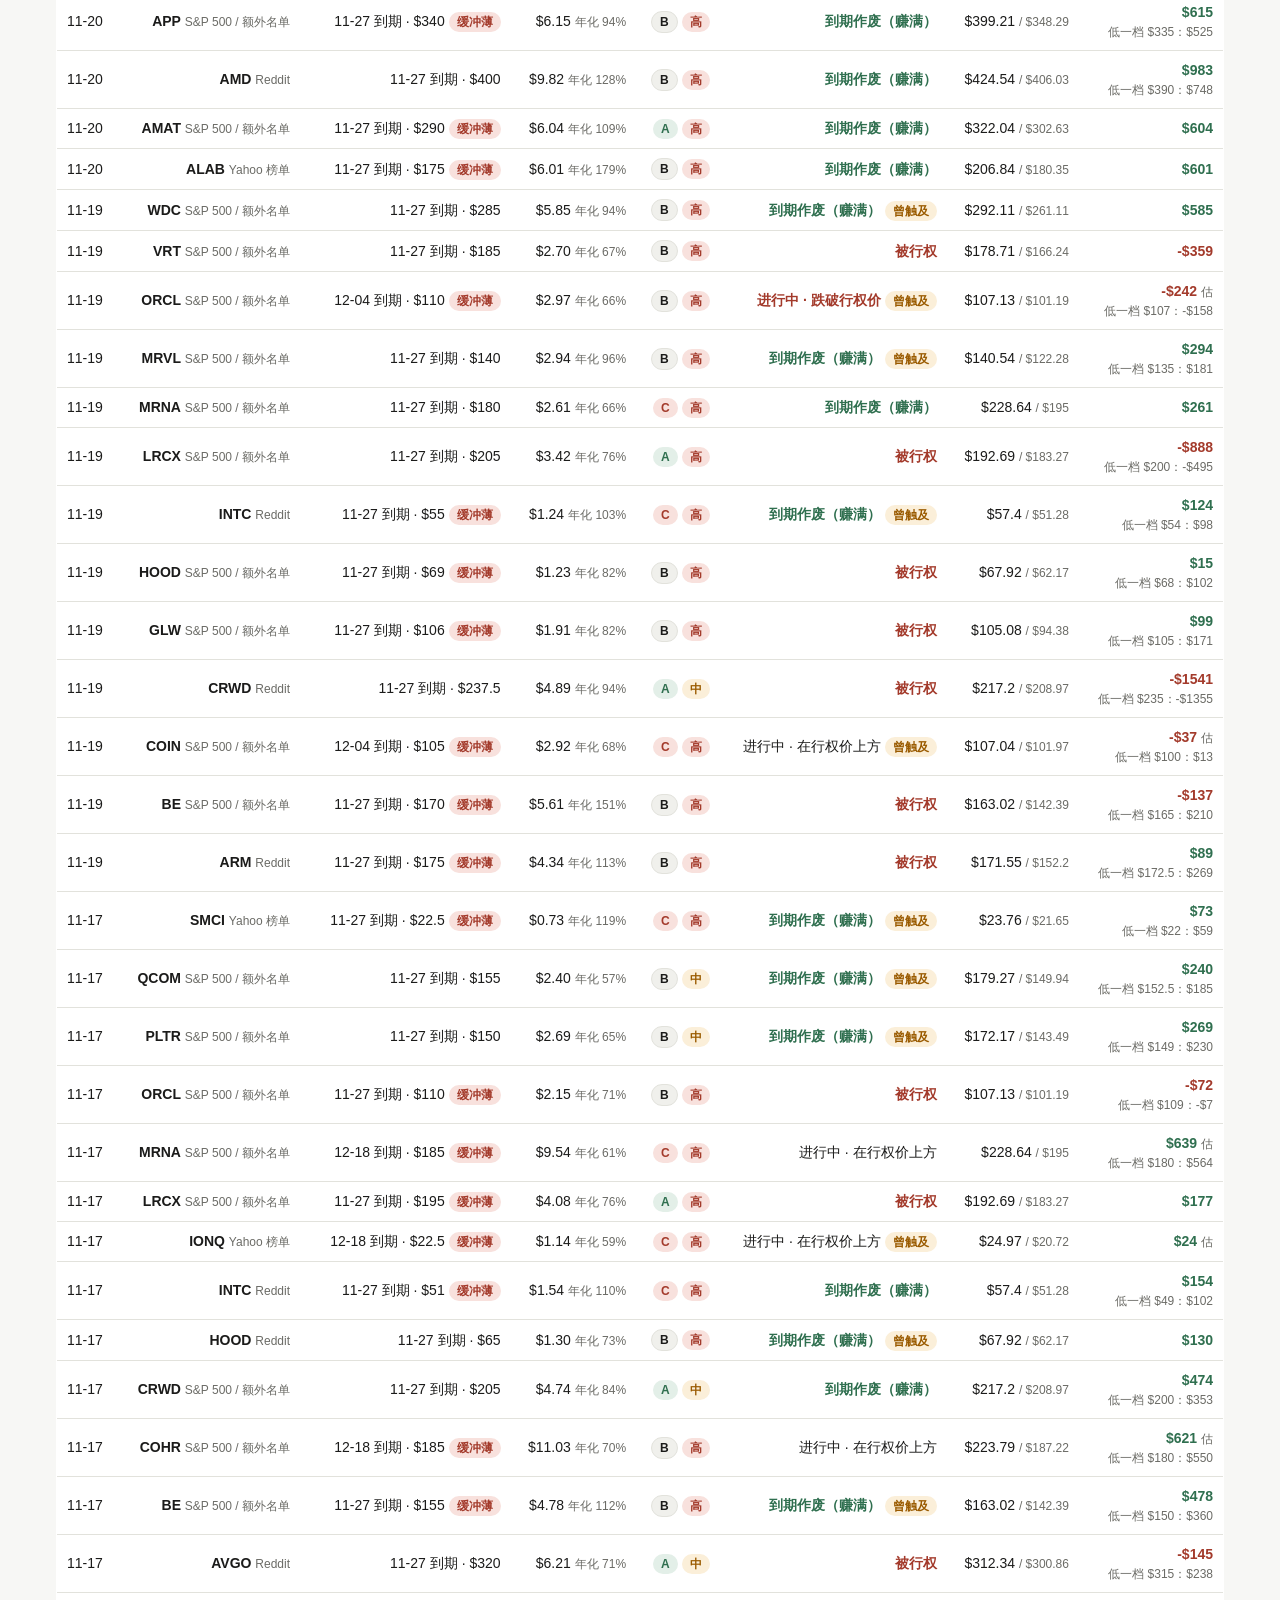
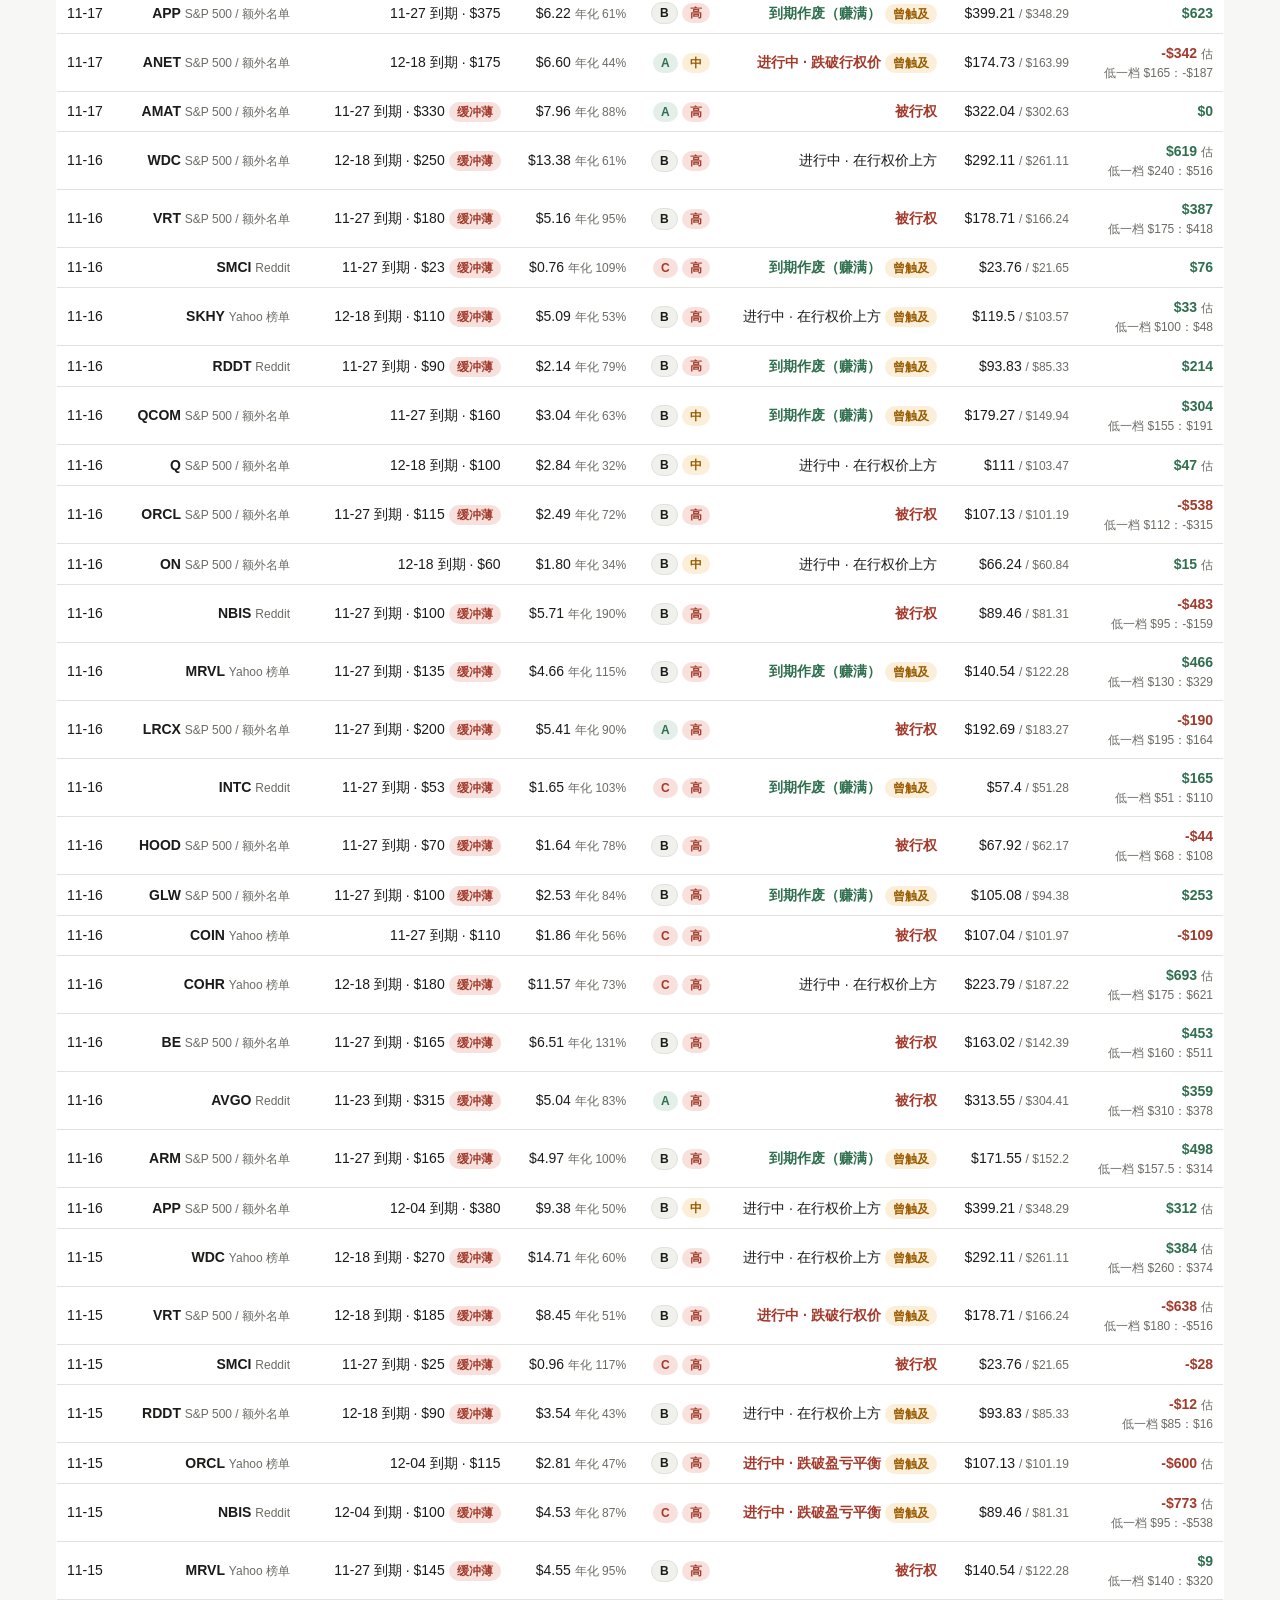
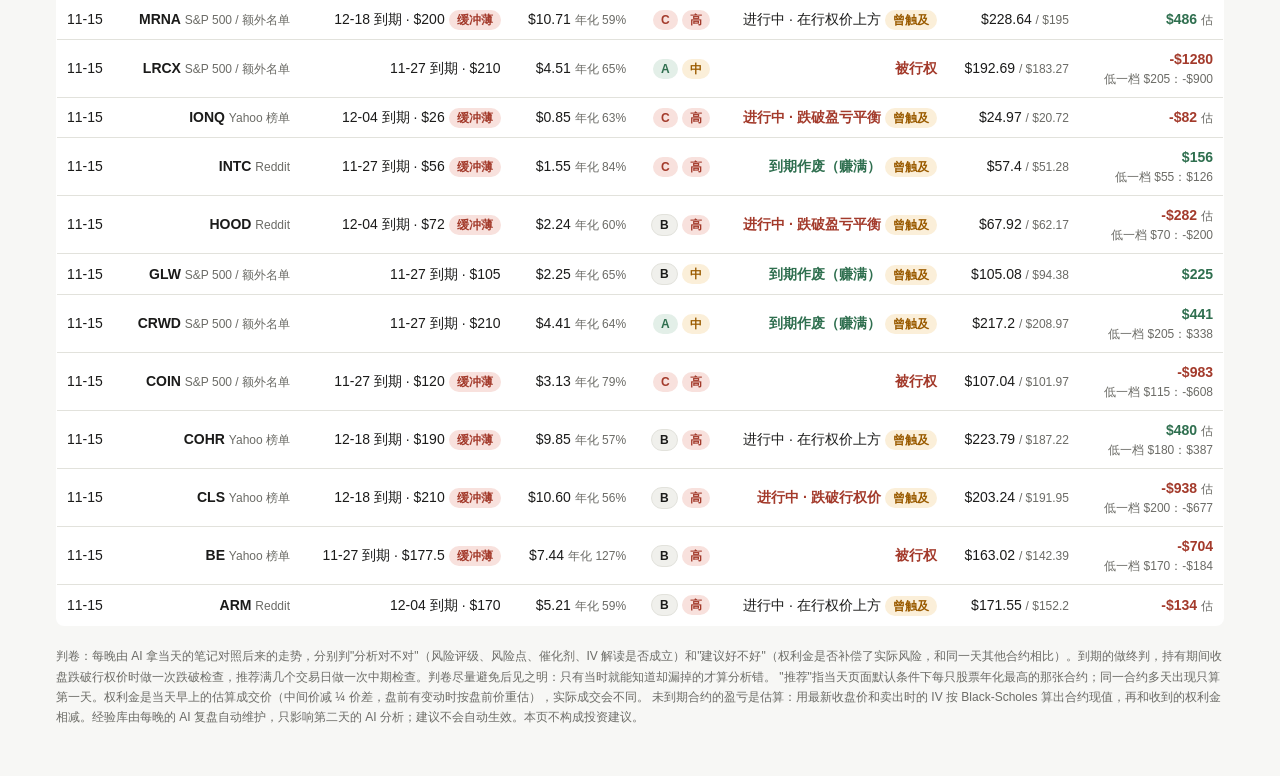
<file: site/review.html>
<!doctype html>
<html lang="zh-CN">
<head>
<meta charset="utf-8">
<meta name="viewport" content="width=device-width, initial-scale=1">
<title>Sell Put 复盘</title>
<link rel="stylesheet" href="style.css">
</head>
<body>
<main>
  <nav class="nav"><a href="./">每日筛选</a><a href="review.html" class="on">复盘</a></nav>
  <h1>复盘</h1>
  <div class="sub" id="sub">加载中…</div>
  <div class="stats" id="stats"></div>
  <div class="card" id="summary"></div>
  <div class="card" id="grades"></div>
  <div class="card" id="vsalt"></div>
  <div class="grid2">
    <div class="card" id="lessons"></div>
    <div class="card" id="suggestions"></div>
  </div>
  <details class="card"><summary><h3>按维度看结果（数据统计）</h3></summary><div class="small">胜率 = 已到期合约中盈利的比例；收益 = 每笔盈亏 ÷ 担保金；触及行权价 = 持有期间收盘价曾低于行权价。</div><div id="buckets"></div></details>
  <h3>历史推荐</h3>
  <table class="cards">
    <thead><tr><th>推荐日</th><th>股票</th><th>合约</th><th>权利金</th><th>AI</th><th>状态</th><th>最新 / 最低收盘</th><th>盈亏（每手）</th></tr></thead>
    <tbody id="recs"></tbody>
  </table>
  <footer>
    判卷：每晚由 AI 拿当天的笔记对照后来的走势，分别判"分析对不对"（风险评级、风险点、催化剂、IV 解读是否成立）和"建议好不好"（权利金是否补偿了实际风险，和同一天其他合约相比）。到期的做终判，持有期间收盘跌破行权价时做一次跌破检查，推荐满几个交易日做一次中期检查。判卷尽量避免后见之明：只有当时就能知道却漏掉的才算分析错。
    "推荐"指当天页面默认条件下每只股票年化最高的那张合约；同一合约多天出现只算第一天。权利金是当天早上的估算成交价（中间价减 ¼ 价差，盘前有变动时按盘前价重估），实际成交会不同。
    未到期合约的盈亏是估算：用最新收盘价和卖出时的 IV 按 Black-Scholes 算出合约现值，再和收到的权利金相减。经验库由每晚的 AI 复盘自动维护，只影响第二天的 AI 分析；建议不会自动生效。本页不构成投资建议。
  </footer>
</main>
<script>
const $ = (id) => document.getElementById(id);
const pct = (x, d = 1) => x == null ? "–" : (x * 100).toFixed(d) + "%";
const usd = (x) => x == null ? "–" : (Math.round(x) < 0 ? "-$" : "$") + Math.abs(Math.round(x));
const esc = (s) => String(s ?? "").replace(/[&<>"']/g, (c) => ({ "&": "&amp;", "<": "&lt;", ">": "&gt;", '"': "&quot;", "'": "&#39;" }[c]));
const STATUS = {
  expired_worthless: ["到期作废（赚满）", "pos"], assigned: ["被行权", "neg"],
  otm: ["进行中 · 在行权价上方", ""], below_strike: ["进行中 · 跌破行权价", "neg"], below_breakeven: ["进行中 · 跌破盈亏平衡", "neg"],
};

async function getJson(url) {
  const r = await fetch(url, { cache: "no-store" });
  if (!r.ok) throw new Error(url + " " + r.status);
  return r.json();
}

const STAGE = { final: "到期终判", stress: "跌破检查", mid: "中期检查" };
const ORDER = { "错": 0, "部分对": 1, "对": 2, "待定": 3 };
let showAllGrades = false;

function renderGrades(grades, sb, night) {
  // one line per contract: its most recent grade
  const latest = Object.values(Object.fromEntries(grades.map((g) => [g.contract, g])))
    .sort((a, b) => b.graded_on.localeCompare(a.graded_on) || ORDER[a.verdict] - ORDER[b.verdict] || a.ticker.localeCompare(b.ticker));
  const row = (label, t) => t?.n ? `<tr><td>${label}</td><td>${t.n}</td>${["对", "部分对", "错", "待定"].map((v) => `<td>${t.verdict[v]}</td>`).join("")}${["好", "一般", "差", "待定"].map((c) => `<td>${t.call[c]}</td>`).join("")}</tr>` : "";
  const table = sb?.all?.n ? `<div class="scroll"><table class="mini"><thead><tr><th></th><th>条数</th><th>分析对</th><th>部分对</th><th>错</th><th>待定</th><th>建议好</th><th>一般</th><th>差</th><th>待定</th></tr></thead><tbody>
    ${row("全部", sb.all)}${row("已到期", sb.final)}${["低", "中", "高"].map((k) => row(`当天评${k}风险`, sb.by_risk[k])).join("")}
    </tbody></table></div>` : "";
  const shown = showAllGrades ? latest : latest.slice(0, 20);
  const item = (g) => {
    const pnl = g.pnl == null ? "" : ` · <span class="${g.pnl > 0 ? "pos" : g.pnl < 0 ? "neg" : ""}">${usd(g.pnl)}</span>${g.pnl_final ? "" : '<span class="small"> 估</span>'}`;
    const isNew = g.graded_on === night ? ' <span class="tag rd">今晚</span>' : "";
    return `<div class="lesson">
      <div><span class="tag v-${esc(g.verdict)}">分析 ${esc(g.verdict)}</span> <span class="tag c-${esc(g.call)}">建议 ${esc(g.call)}</span>
        <span class="tk">${esc(g.ticker)}</span> <span class="small">${g.date.slice(5)} 推荐 · ${g.expiry.slice(5)} 到期 $${g.strike}P · 当天评${esc(g.ai_risk ?? "–")}风险 · ${STAGE[g.stage] ?? esc(g.stage)}</span>${pnl}${isNew}</div>
      <div><b>当时说：</b>${esc(g.claim)}</div>
      <div><b>后来：</b>${esc(g.outcome)}</div>
      ${g.right && g.right !== "无" ? `<div class="small"><b class="pos">✓</b> ${esc(g.right)}</div>` : ""}
      ${g.wrong && g.wrong !== "无" ? `<div class="small"><b class="neg">✗</b> ${esc(g.wrong)}${g.knowable ? ' <span class="tag earn">当时可知</span>' : ""}</div>` : ""}
    </div>`;
  };
  $("grades").innerHTML = `<h3>判卷：逐条对照当时的笔记和后来的走势</h3>` + (latest.length
    ? table + shown.map(item).join("") + (latest.length > 20 ? `<button id="moreGrades">${showAllGrades ? "收起" : `显示全部 ${latest.length} 条`}</button>` : "")
    : `<p class="small">还没有判过卷。推荐到期、收盘跌破行权价，或者持有满几个交易日后，每晚会逐条判一次。</p>`);
  const more = $("moreGrades");
  if (more) more.onclick = () => { showAllGrades = !showAllGrades; renderGrades(grades, sb, night); };
}

function render(rv, dr, grades) {
  const o = rv?.overall;
  $("sub").textContent = `结果截至 ${rv?.as_of ?? "–"} 收盘` + (dr?.generated_at ? ` · AI 复盘于 ${dr.generated_at.replace("T", " ")}（美东）` : "");
  $("stats").innerHTML = o ? [
    [o.n, "推荐合约"], [o.closed, "已到期"], [pct(o.win_rate, 0), "胜率"], [pct(o.assigned_rate, 0), "被行权率"],
    [pct(o.avg_return, 2), "平均收益 / 笔"], [pct(o.touched_rate, 0), "曾触及行权价"], [o.open_below_strike, "未到期且在行权价下"],
  ].map(([v, l]) => `<div class="stat"><b>${v}</b><span>${l}</span></div>`).join("") : "";

  const spend = dr?.spend ? `<span class="small">（AI 花费约 $${dr.spend.usd.toFixed(2)}，搜索 ${dr.spend.searches} 次）</span>` : "";
  $("summary").innerHTML = `<h3>${esc(dr?.date ?? "")} 复盘：之前的判断对不对 ${spend}</h3>` +
    (dr?.review_summary ? `<p>${esc(dr.review_summary)}</p>` : "") +
    (dr?.error ? `<p class="small">${esc(dr.error)}</p>` : "") +
    (!dr?.review_summary && !dr?.error ? `<p class="small">还没有复盘。推荐到期、跌破行权价或持有几个交易日后，这里才会有内容。</p>` : "");

  renderGrades(grades || [], dr?.scoreboard, dr?.date);

  const va = rv?.vs_alt || {};
  const vrow = (label, t) => t?.n ? `<tr><td>${label}</td><td>${t.n}<span class="small">（已到期 ${t.closed}）</span></td><td>${t.touched}</td><td>${t.alt_touched}</td><td class="${t.pnl >= 0 ? "pos" : "neg"}">${usd(t.pnl)}</td><td class="${t.alt_pnl >= 0 ? "pos" : "neg"}">${usd(t.alt_pnl)}</td><td>${t.alt_better} / ${t.n}</td></tr>` : "";
  const vrows = Object.entries(va).map(([k, t]) => vrow(k, t)).join("");
  $("vsalt").innerHTML = `<h3>推荐 vs 同到期低一档</h3><div class="small">同一天、同一到期日、行权价低一档的合约作对照，看"多收的权利金"值不值得"更薄的缓冲"。盈亏是每手合计，未到期的按估算；等到期样本多了再决定要不要过滤"缓冲薄"的合约。</div>` +
    (vrows ? `<div class="scroll"><table class="mini" style="margin-top:8px"><thead><tr><th></th><th>笔数</th><th>推荐 曾跌破</th><th>低一档 曾跌破</th><th>推荐 盈亏</th><th>低一档 盈亏</th><th>低一档更好</th></tr></thead><tbody>${vrows}</tbody></table></div>` : `<p class="small">暂无数据。</p>`);

  const lessons = dr?.lessons || [];
  $("lessons").innerHTML = `<h3>经验库（明早的 AI 会读到）</h3>` + (lessons.length
    ? lessons.map((l) => `<div class="lesson"><span class="tag st-${esc(l.status)}">${esc(l.status)}</span> <span class="small">置信度 ${esc(l.confidence)}</span><div>${esc(l.lesson)}</div><div class="small">依据：${esc(l.evidence)}</div></div>`).join("")
    : `<p class="small">还是空的。复盘积累到足够的案例后，AI 会在这里写下可复用的经验。</p>`);

  const sug = dr?.suggestions || [];
  $("suggestions").innerHTML = `<h3>给你的建议（不会自动生效）</h3>` + (sug.length
    ? `<ul>${sug.map((s) => `<li><span class="tag rd">${esc(s.kind)}</span> ${esc(s.change)}<div class="small">${esc(s.reason)}</div></li>`).join("")}</ul>`
    : `<p class="small">暂无。</p>`);

  const b = rv?.buckets || {};
  $("buckets").innerHTML = Object.entries(b).filter(([, rows]) => rows.length).map(([name, rows]) => `
    <div class="scroll"><table class="mini" style="margin-top:10px"><thead><tr><th>${esc(name)}</th><th>笔数</th><th>已到期</th><th>胜率</th><th>被行权率</th><th>平均收益</th><th>触及行权价</th></tr></thead><tbody>
    ${rows.map((r) => `<tr><td>${esc(r.key)}</td><td>${r.n}</td><td>${r.closed}</td><td>${pct(r.win_rate, 0)}</td><td>${pct(r.assigned_rate, 0)}</td><td>${pct(r.avg_return, 2)}</td><td>${pct(r.touched_rate, 0)}</td></tr>`).join("")}
    </tbody></table></div>`).join("") || `<p class="small">暂无数据。</p>`;

  const recs = rv?.recs || [];
  const cols = ["推荐日", "股票", "合约", "权利金", "AI", "状态", "最新 / 最低收盘", "盈亏（每手）"];
  $("recs").innerHTML = recs.length ? recs.map((r) => {
    const [label, cls] = STATUS[r.status] || [r.status, ""];
    const pnl = r.pnl ?? r.pnl_est;
    const cells = [
      r.date.slice(5), `<span class="tk">${esc(r.ticker)}</span> <span class="small">${esc(r.source)}</span>`,
      `${r.expiry.slice(5)} 到期 · $${r.strike}${r.thin ? ' <span class="tag r-高">缓冲薄</span>' : ""}`, `$${r.premium.toFixed(2)} <span class="small">年化 ${pct(r.annualized, 0)}</span>`,
      r.ai_risk ? `<span class="tag g-${esc(r.ai_grade)}">${esc(r.ai_grade)}</span> <span class="tag r-${esc(r.ai_risk)}">${esc(r.ai_risk)}</span>` : "–",
      `<span class="${cls}">${label}</span>${r.touched_strike && r.status !== "assigned" ? ' <span class="tag earn">曾触及</span>' : ""}`,
      `$${r.last_close} <span class="small">/ $${r.min_close}</span>`,
      `<span class="${pnl > 0 ? "pos" : pnl < 0 ? "neg" : ""}">${usd(pnl)}</span>${r.pnl == null ? ' <span class="small">估</span>' : ""}` +
        (r.alt?.pnl != null ? `<div class="small">低一档 $${r.alt.strike}：${usd(r.alt.pnl)}</div>` : ""),
    ];
    return `<tr class="row">${cells.map((v, i) => `<td data-label="${cols[i]}"><span>${v}</span></td>`).join("")}</tr>`;
  }).join("") : `<tr><td colspan="8" class="empty">还没有可以打分的推荐</td></tr>`;
}

(async () => {
  const [rv, dr, grades] = await Promise.all(["review", "dream", "grades"].map((f) => getJson(`data/${f}.json`).catch(() => null)));
  render(rv, dr, grades);
})();
</script>
</body>
</html>
</file>
<file: site/style.css>
:root {
  --bg: #f7f7f5; --surface: #ffffff; --surface-2: #f0f0ec; --text: #1b1b1a; --muted: #6b6b66;
  --border: #e2e2dc; --accent: #2f6f4f; --accent-soft: #e3efe8;
  --warn: #9a5b00; --warn-soft: #fbefd9; --bad: #a33a2b; --bad-soft: #f8e1dd; --good: #2f6f4f; --good-soft: #e3efe8;
}
@media (prefers-color-scheme: dark) {
  :root:not([data-theme="light"]) {
    --bg: #141413; --surface: #1d1d1b; --surface-2: #262624; --text: #ecece8; --muted: #9a9a93;
    --border: #33332f; --accent: #7cc49b; --accent-soft: #1f3328;
    --warn: #f0b45c; --warn-soft: #3a2c14; --bad: #ef8a7a; --bad-soft: #3d1f1a; --good: #7cc49b; --good-soft: #1f3328;
  }
}
* { box-sizing: border-box; }
body { margin: 0; background: var(--bg); color: var(--text); font: 14px/1.5 -apple-system, BlinkMacSystemFont, "PingFang SC", "Segoe UI", "Microsoft YaHei", sans-serif; }
main { max-width: 1200px; margin: 0 auto; padding: 24px 16px 48px; }
h1 { font-size: 22px; margin: 0 0 4px; }
.sub { color: var(--muted); font-size: 13px; }
.stats { display: flex; gap: 8px; flex-wrap: wrap; margin: 14px 0; }
.stat { background: var(--surface); border: 1px solid var(--border); border-radius: 8px; padding: 8px 12px; }
.stat b { display: block; font-size: 18px; font-variant-numeric: tabular-nums; }
.stat span { color: var(--muted); font-size: 12px; }
.controls { display: flex; gap: 12px; flex-wrap: wrap; align-items: center; background: var(--surface); border: 1px solid var(--border); border-radius: 8px; padding: 10px 12px; margin-bottom: 12px; }
.controls label { display: flex; gap: 6px; align-items: center; color: var(--muted); font-size: 13px; }
input.num { width: 58px; background: var(--surface-2); color: var(--text); border: 1px solid var(--border); border-radius: 6px; padding: 3px 6px; font: inherit; }
input.num.wide { width: 84px; }
button { background: var(--surface-2); color: var(--text); border: 1px solid var(--border); border-radius: 6px; padding: 4px 10px; font: inherit; cursor: pointer; }
select { background: var(--surface-2); color: var(--text); border: 1px solid var(--border); border-radius: 6px; padding: 4px 6px; font: inherit; }
.notice { background: var(--warn-soft); color: var(--warn); border-radius: 8px; padding: 8px 12px; margin-bottom: 12px; font-size: 13px; }
table { width: 100%; border-collapse: collapse; background: var(--surface); border: 1px solid var(--border); border-radius: 8px; overflow: hidden; }
th, td { padding: 9px 10px; text-align: right; border-bottom: 1px solid var(--border); white-space: nowrap; font-variant-numeric: tabular-nums; }
th { font-size: 12px; color: var(--muted); font-weight: 600; background: var(--surface-2); cursor: pointer; user-select: none; }
th:first-child, td:first-child { text-align: left; }
th.sorted::after { content: " ▾"; }
tr.row { cursor: pointer; }
tr.row:hover { background: var(--surface-2); }
.tk { font-weight: 700; }
.nm { color: var(--muted); font-size: 12px; max-width: 180px; overflow: hidden; text-overflow: ellipsis; display: block; }
.small { color: var(--muted); font-size: 12px; }
.ann { font-weight: 700; color: var(--accent); }
.tag { display: inline-block; border-radius: 999px; padding: 1px 8px; font-size: 12px; font-weight: 600; }
.r-低 { background: var(--good-soft); color: var(--good); }
.r-中 { background: var(--warn-soft); color: var(--warn); }
.r-高 { background: var(--bad-soft); color: var(--bad); }
.g-A { background: var(--good-soft); color: var(--good); }
.g-B { background: var(--surface-2); color: var(--text); border: 1px solid var(--border); }
.g-C { background: var(--bad-soft); color: var(--bad); }
.earn { background: var(--warn-soft); color: var(--warn); }
.gap-down { background: var(--bad-soft); color: var(--bad); }
.gap-up { background: var(--good-soft); color: var(--good); }
tr.detail td { white-space: normal; text-align: left; background: var(--surface-2); padding: 14px 16px; }
.detail-grid { display: grid; grid-template-columns: 1.4fr 1fr; gap: 18px; }
.detail h4 { margin: 0 0 6px; font-size: 13px; }
.detail ul { margin: 4px 0 10px; padding-left: 18px; }
.chips { display: flex; flex-wrap: wrap; gap: 6px; margin-bottom: 10px; }
.chip { background: var(--surface); border: 1px solid var(--border); border-radius: 6px; padding: 2px 8px; font-size: 12px; }
.mini { width: 100%; border: none; background: transparent; }
.mini th, .mini td { padding: 4px 6px; font-size: 12px; background: transparent; cursor: default; white-space: nowrap; }
.empty { text-align: center; color: var(--muted); padding: 40px; }
.rd { background: var(--accent-soft); color: var(--accent); margin-left: 6px; font-weight: 600; }
.pin { background: var(--text); color: var(--surface); margin-left: 6px; font-weight: 600; }
tr.row:has(.pin) { box-shadow: inset 3px 0 0 var(--accent); }
#reddit { margin-top: 18px; background: var(--surface); border: 1px solid var(--border); border-radius: 8px; padding: 12px 14px; }
#reddit h3 { margin: 0 0 4px; font-size: 14px; }
#reddit .chips { margin: 8px 0 0; }
.src { padding-left: 18px; font-size: 13px; }
.src a { color: var(--accent); }
.chip.in { border-color: var(--accent); color: var(--accent); font-weight: 600; }
.chip .why { color: var(--muted); }
footer { color: var(--muted); font-size: 12px; margin-top: 20px; line-height: 1.7; }
.scroll { overflow-x: auto; }
@media (max-width: 760px) {
  table.cards > thead { display: none; }
  table.cards, table.cards > tbody, table.cards > tbody > tr, table.cards > tbody > tr > td { display: block; width: 100%; }
  table.cards { border: none; background: transparent; }
  tr.row { background: var(--surface); border: 1px solid var(--border); border-radius: 8px; margin-top: 10px; padding: 6px 0; }
  table.cards tr.row > td { display: flex; justify-content: space-between; border: none; padding: 3px 12px; white-space: normal; }
  tr.row > td::before { content: attr(data-label); color: var(--muted); font-size: 12px; }
  tr.row > td > span { text-align: right; }
  tr.row > td:first-child { display: block; padding-bottom: 6px; }
  tr.row > td:first-child > span { text-align: left; }
  tr.row > td:first-child::before { content: none; }
  tr.detail > td { border: 1px solid var(--border); border-top: none; border-radius: 0 0 8px 8px; margin-top: -4px; }
  .detail-grid { grid-template-columns: 1fr; }
  .nm { max-width: none; }
}
.nav { display: flex; gap: 14px; margin-bottom: 10px; font-size: 13px; }
.nav a { color: var(--muted); text-decoration: none; padding-bottom: 2px; }
.nav a.on { color: var(--text); font-weight: 600; border-bottom: 2px solid var(--accent); }
.card { background: var(--surface); border: 1px solid var(--border); border-radius: 8px; padding: 12px 14px; margin-bottom: 12px; }
.card h3 { margin: 0 0 6px; font-size: 14px; }
.card p { margin: 4px 0; }
.lesson { padding: 6px 0; border-bottom: 1px solid var(--border); }
.lesson:last-child { border-bottom: none; }
.st-已验证 { background: var(--good-soft); color: var(--good); }
.st-假设 { background: var(--warn-soft); color: var(--warn); }
.st-已推翻 { background: var(--bad-soft); color: var(--bad); }
.v-对, .c-好 { background: var(--good-soft); color: var(--good); }
.v-部分对, .c-一般 { background: var(--warn-soft); color: var(--warn); }
.v-错, .c-差 { background: var(--bad-soft); color: var(--bad); }
.v-待定, .c-待定 { background: var(--surface-2); color: var(--muted); border: 1px solid var(--border); }
#grades .lesson > div { margin: 2px 0; }
#grades .mini { margin-bottom: 8px; }
details.card > summary { cursor: pointer; }
details.card > summary h3 { display: inline; }
.pos { color: var(--good); font-weight: 600; }
.neg { color: var(--bad); font-weight: 600; }
.grid2 { display: grid; grid-template-columns: repeat(auto-fit, minmax(320px, 1fr)); gap: 12px; }
</file>
